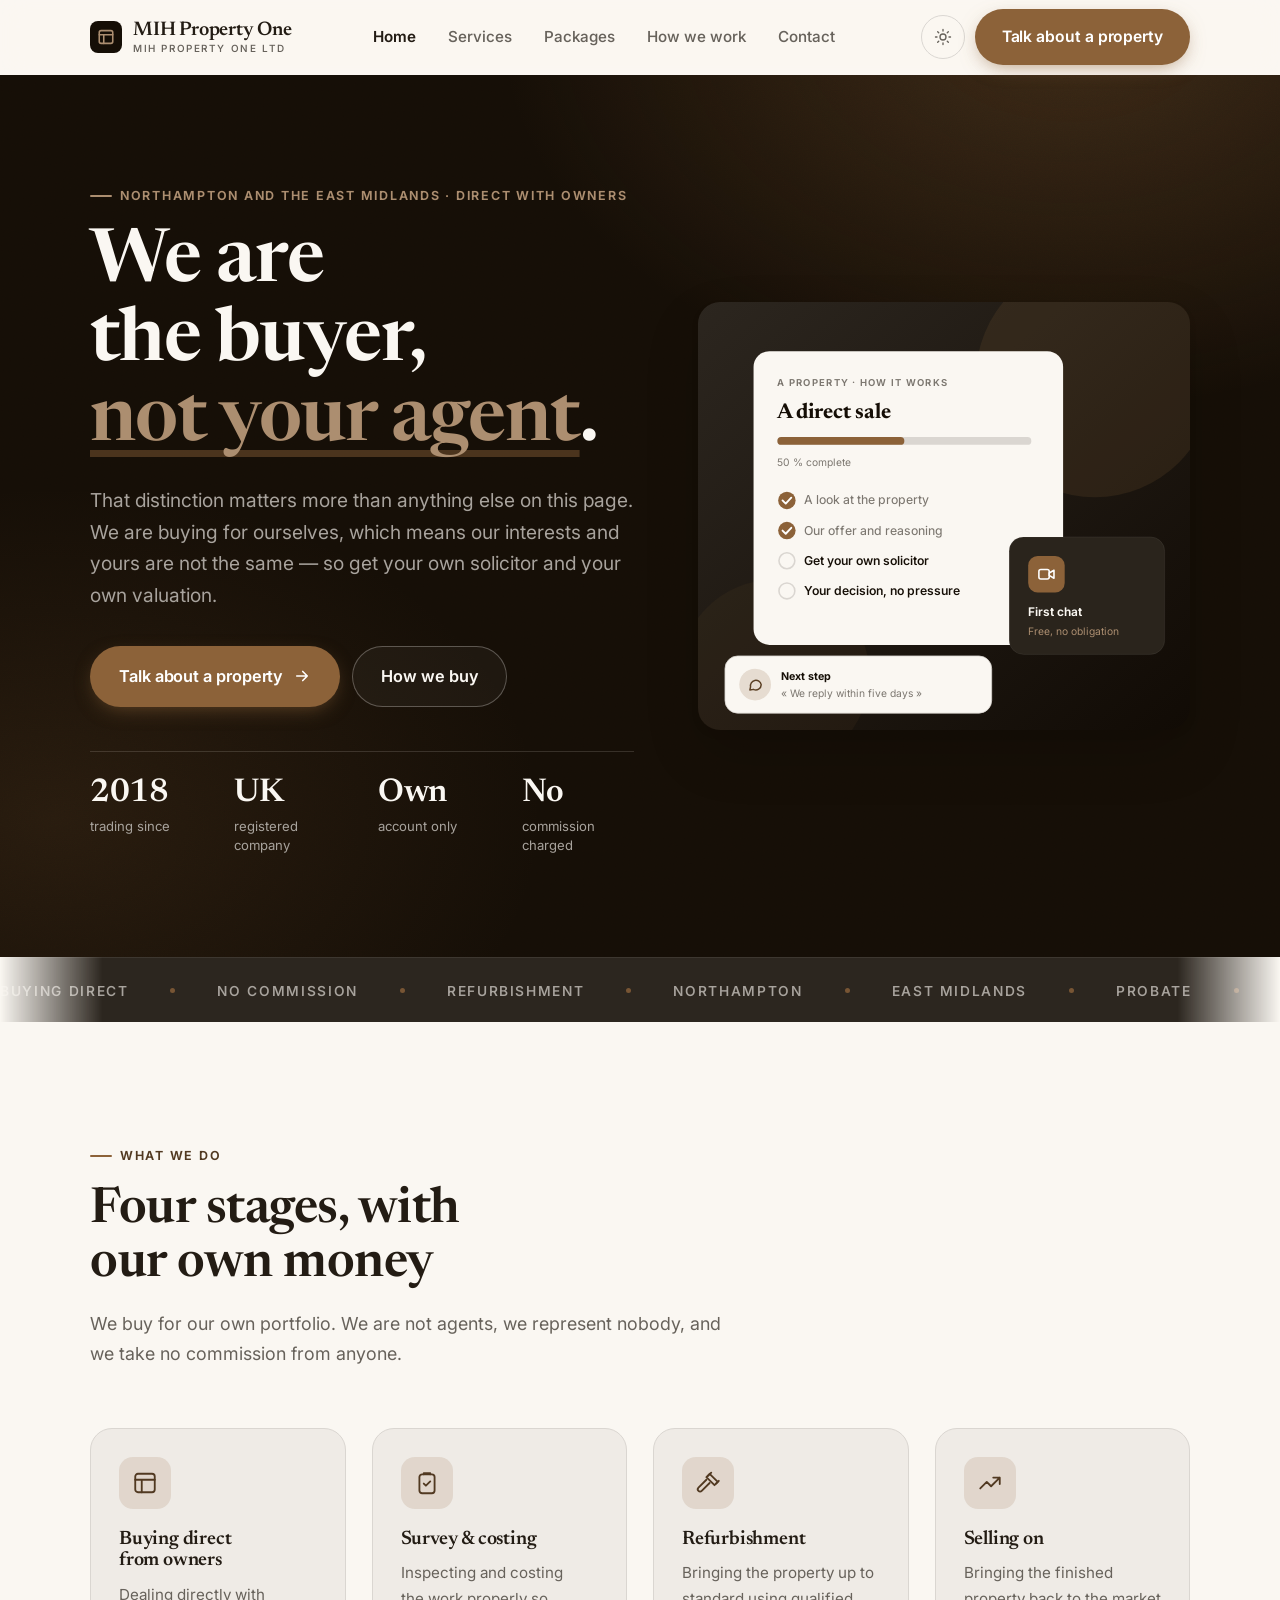
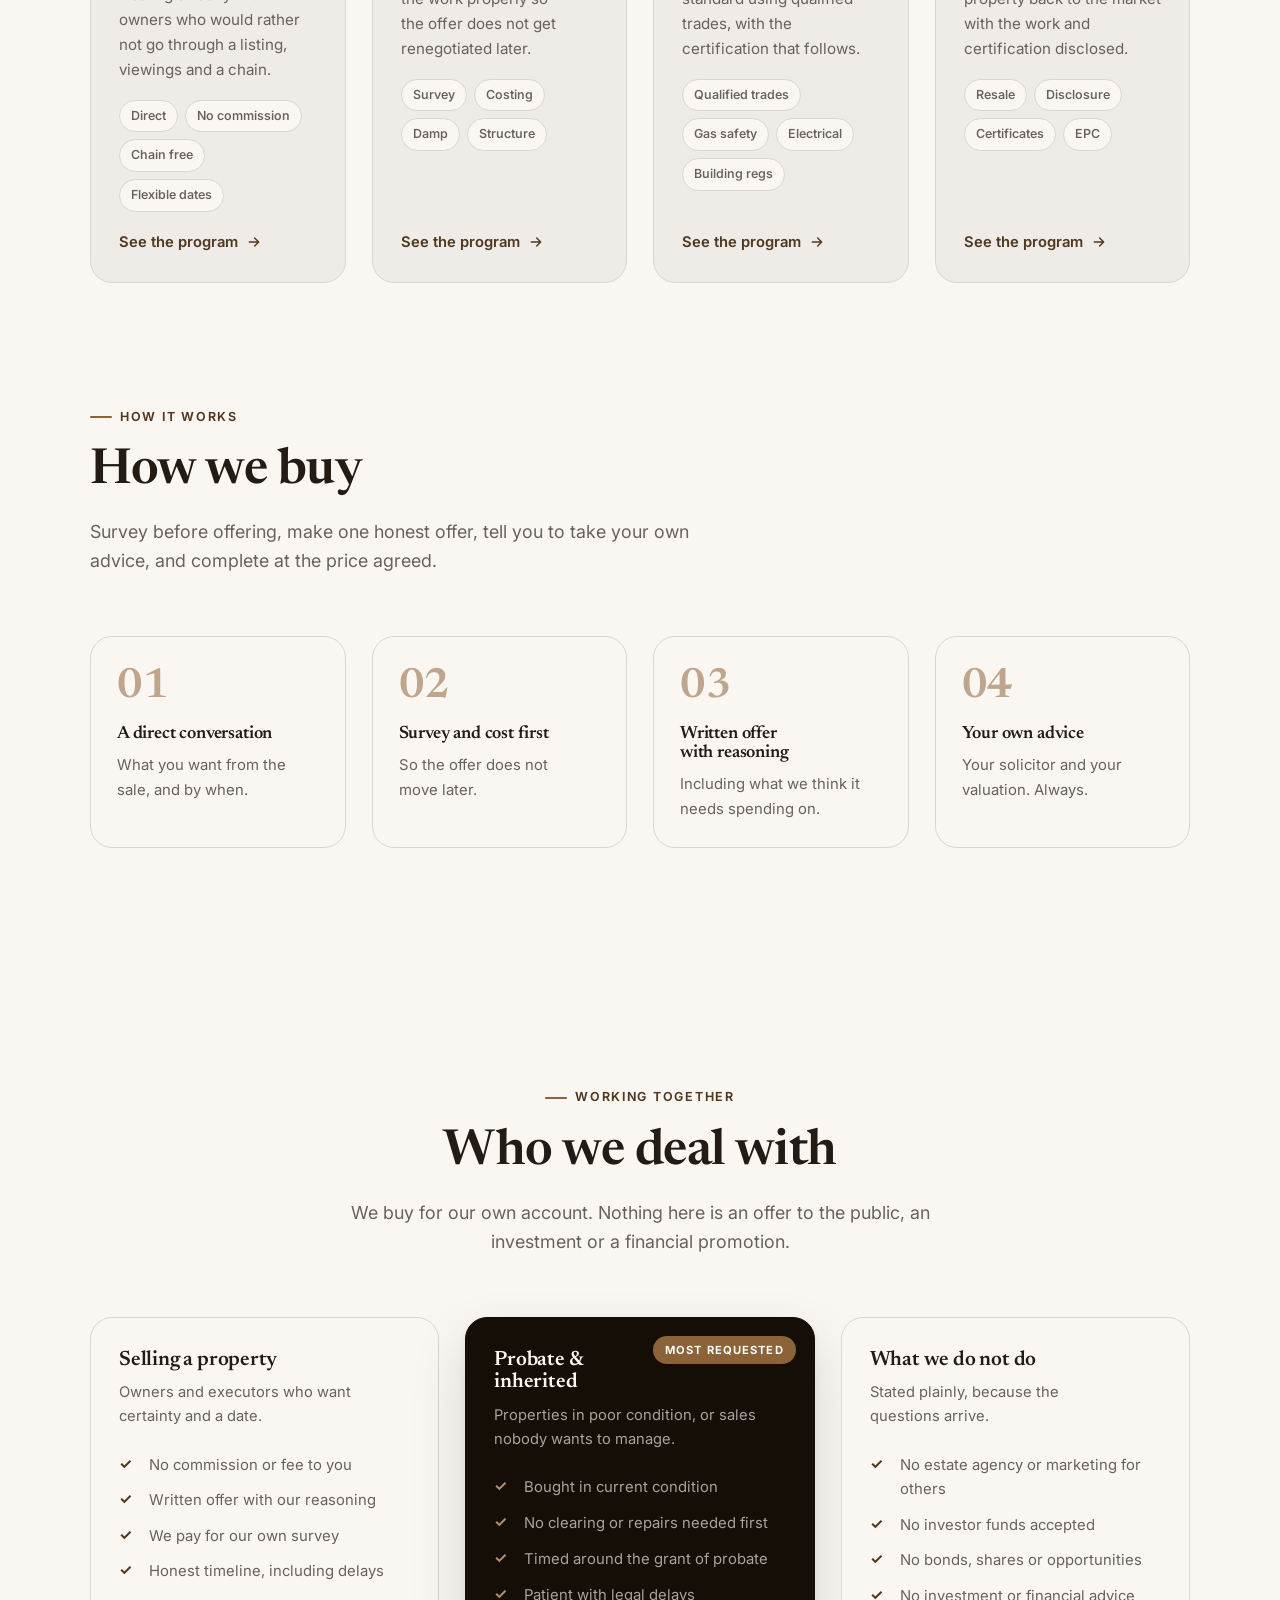
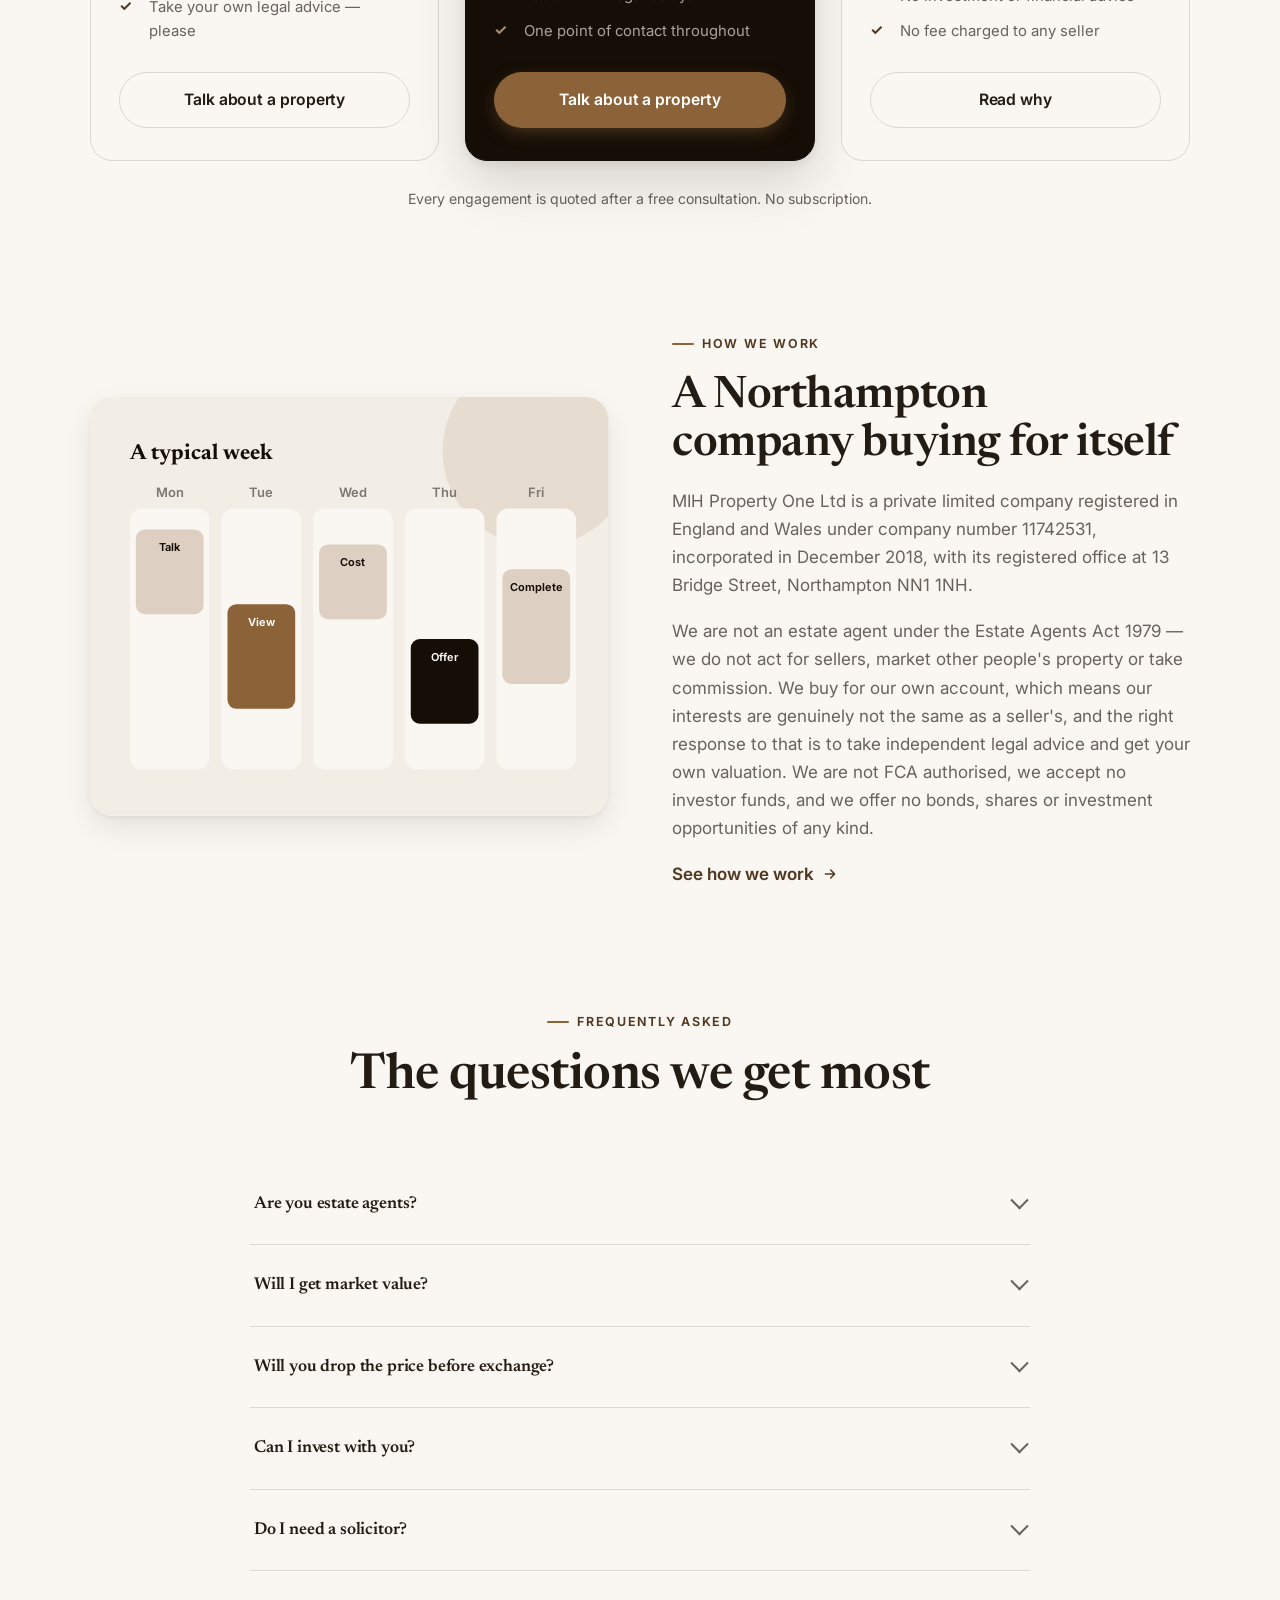
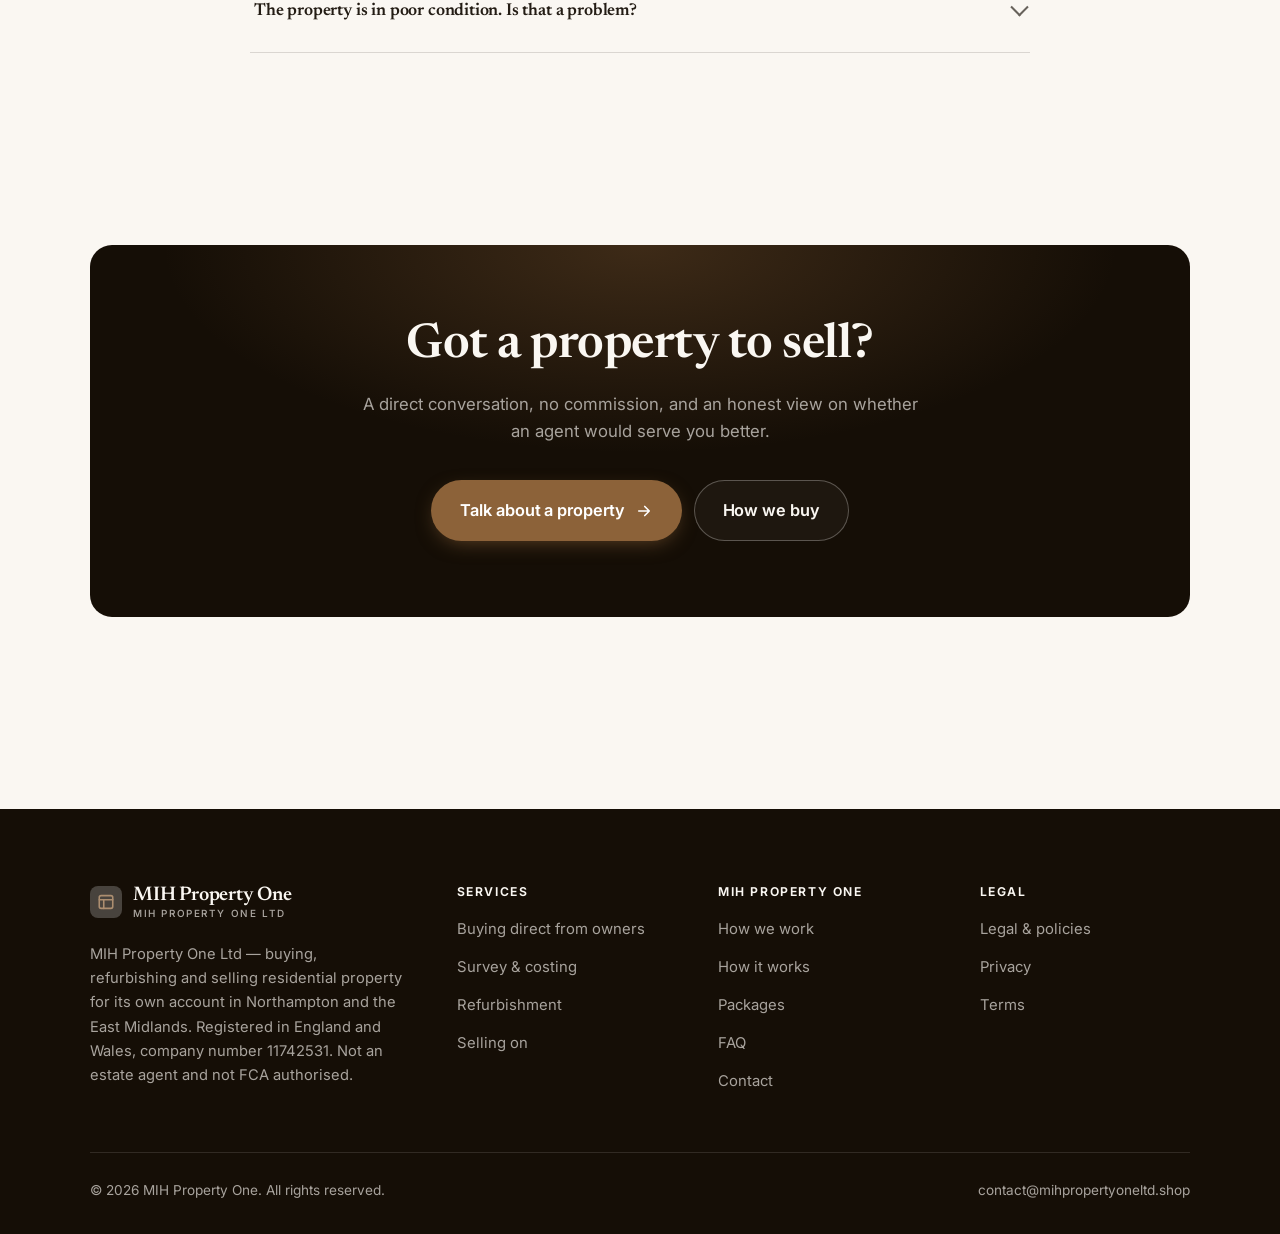
<file: index.html>
<!DOCTYPE html>
<html lang="en" class="no-js">
<head>
<meta charset="utf-8">
<meta name="viewport" content="width=device-width, initial-scale=1">
<title>MIH Property One Ltd — buying and selling property</title>
<meta name="description" content="MIH Property One Ltd, a Northampton company buying, refurbishing and selling residential property for its own account, dealing directly with sellers.">
<link rel="canonical" href="https://mihpropertyoneltd.shop/">

<meta property="og:type" content="website">
<meta property="og:url" content="https://mihpropertyoneltd.shop/">
<meta property="og:site_name" content="MIH Property One">
<meta property="og:locale" content="en_US">
<meta property="og:title" content="MIH Property One Ltd — buying and selling property">
<meta property="og:description" content="MIH Property One Ltd, a Northampton company buying, refurbishing and selling residential property for its own account, dealing directly with sellers.">
<meta name="theme-color" content="#150e06">

<link rel="icon" href="assets/img/favicon.svg" type="image/svg+xml">
<link rel="preconnect" href="https://fonts.googleapis.com">
<link rel="preconnect" href="https://fonts.gstatic.com" crossorigin>
<link rel="stylesheet" href="https://fonts.googleapis.com/css2?family=Newsreader:wght@400;600;700&family=Inter:wght@400..700&display=swap">
<link rel="stylesheet" href="assets/css/style.css">

<!-- Thème appliqué avant le premier rendu (évite le flash) -->
<script>
document.documentElement.classList.remove('no-js');
(function(){try{var t=localStorage.getItem('site-theme');if(t){document.documentElement.setAttribute('data-theme',t);}}catch(e){}})();
</script>
<script type="application/ld+json">
{
  "@context": "https://schema.org",
  "@type": "Organization",
  "name": "MIH Property One",
  "url": "https://mihpropertyoneltd.shop/",
  "email": "contact@mihpropertyoneltd.shop",
  "description": "MIH Property One Ltd, a Northampton company buying, refurbishing and selling residential property for its own account, dealing directly with sellers.",
  "areaServed": "US",
  "knowsLanguage": "en"
}
</script>
</head>

<body>
<a class="skip-link" href="#main">Skip to main content</a>

<header class="site-header">
  <nav class="wrap nav" aria-label="Main navigation">
    <a class="brand" href="index.html">
      <svg class="brand__mark" viewBox="0 0 64 64" aria-hidden="true">
        <rect class="bm-bg" width="64" height="64" rx="16"/>
        <g class="bm-ic" transform="translate(14 14) scale(1.5)" fill="none" stroke-width="2.1" stroke-linecap="round" stroke-linejoin="round"><rect x="3" y="3.5" width="18" height="17" rx="2.5"/><path d="M3 9h18M9 9v11.5"/></g>
      </svg>
      <span>MIH Property One<span class="brand__sub">MIH Property One Ltd</span></span>
    </a>

    <ul class="nav__links" id="nav-links">
      <li><a href="index.html" aria-current="page">Home</a></li>
      <li><a href="programs.html">Services</a></li>
      <li><a href="index.html#pricing">Packages</a></li>
      <li><a href="about.html">How we work</a></li>
      <li><a href="contact.html">Contact</a></li>
      <li><a class="btn btn--primary" href="contact.html">Talk about a property</a></li>
    </ul>

    <div class="nav__cta">
      <button class="theme-toggle" type="button" aria-label="Switch to dark theme">
        <svg class="icon-sun" viewBox="0 0 24 24" fill="none" stroke="currentColor" stroke-width="1.8" stroke-linecap="round" aria-hidden="true"><circle cx="12" cy="12" r="4"/><path d="M12 2v2m0 16v2M2 12h2m16 0h2M4.9 4.9l1.4 1.4m11.4 11.4 1.4 1.4M19.1 4.9l-1.4 1.4M6.3 17.7l-1.4 1.4"/></svg>
        <svg class="icon-moon" viewBox="0 0 24 24" fill="none" stroke="currentColor" stroke-width="1.8" stroke-linecap="round" stroke-linejoin="round" aria-hidden="true"><path d="M21 12.8A9 9 0 1 1 11.2 3a7 7 0 0 0 9.8 9.8z"/></svg>
      </button>
      <a class="btn btn--primary" href="contact.html">Talk about a property</a>
      <button class="nav__toggle" type="button" aria-expanded="false" aria-controls="nav-links" aria-label="Open menu">
        <svg class="icon-open" viewBox="0 0 24 24" fill="none" stroke="currentColor" stroke-width="2" stroke-linecap="round" aria-hidden="true"><path d="M3 6h18M3 12h18M3 18h18"/></svg>
        <svg class="icon-close" viewBox="0 0 24 24" fill="none" stroke="currentColor" stroke-width="2" stroke-linecap="round" aria-hidden="true"><path d="M6 6l12 12M18 6L6 18"/></svg>
      </button>
    </div>
  </nav>
</header>

<main id="main">

<section class="hero">
  <div class="wrap hero__inner">
    <div>
      <span class="eyebrow hero__eyebrow">Northampton and the East Midlands · Direct with owners</span>
      <h1>We are the buyer,<br> <em>not your agent</em>.</h1>
      <p class="hero__lede">That distinction matters more than anything else on this page. We are buying for ourselves, which means our interests and yours are not the same — so get your own solicitor and your own valuation.</p>

      <div class="hero__actions">
        <a class="btn btn--primary btn--lg" href="contact.html">Talk about a property <svg viewBox="0 0 24 24" fill="none" stroke="currentColor" stroke-width="2.2" stroke-linecap="round" stroke-linejoin="round" aria-hidden="true"><path d="M5 12h14M13 6l6 6-6 6"/></svg></a>
        <a class="btn btn--on-dark btn--lg" href="programs.html">How we buy</a>
      </div>

      <ul class="hero__proof">
        <li><span class="stat__num">2018</span><span class="stat__label">trading since</span></li>
        <li><span class="stat__num">UK</span><span class="stat__label">registered company</span></li>
        <li><span class="stat__num">Own</span><span class="stat__label">account only</span></li>
        <li><span class="stat__num">No</span><span class="stat__label">commission charged</span></li>
      </ul>
    </div>

    <div class="hero__art">
      <svg viewBox="0 0 620 540" role="img" aria-label="How selling directly to MIH Property One works, from first look to your decision.">
        <defs>
          <linearGradient id="hbg" x1="0" y1="0" x2="1" y2="1">
            <stop offset="0" stop-color="#2c261f"/><stop offset="1" stop-color="#110b05"/>
          </linearGradient>
        </defs>
        <rect width="620" height="540" rx="22" fill="url(#hbg)"/>
        <circle cx="500" cy="96" r="150" fill="#8c6239" opacity=".16"/>
        <circle cx="96" cy="470" r="120" fill="#8c6239" opacity=".08"/>

        <g style="font-family: var(--font-body)">
          <!-- Carte programme -->
          <rect x="70" y="62" width="390" height="370" rx="20" fill="#faf7f2"/>
          <text x="100" y="106" font-size="12" font-weight="650" letter-spacing="1.6" fill="#7c7770">A PROPERTY · HOW IT WORKS</text>
          <text x="100" y="146" font-size="27" font-weight="700" fill="#150e06" style="font-family: var(--font-display)">A direct sale</text>
          <rect x="100" y="170" width="320" height="10" rx="5" fill="#dad6d1"/>
          <rect x="100" y="170" width="160" height="10" rx="5" fill="#8c6239"/>
          <text x="100" y="206" font-size="13" fill="#7c7770">50 % complete</text>
          <circle cx="112" cy="250" r="11" fill="#8c6239"/><path d="M106.5 250l4 4 7-7.5" fill="none" stroke="#ffffff" stroke-width="2.4" stroke-linecap="round" stroke-linejoin="round"/><text x="134" y="255" font-size="15.5" fill="#7c7770" font-weight="450">A look at the property</text>
          <circle cx="112" cy="288" r="11" fill="#8c6239"/><path d="M106.5 288l4 4 7-7.5" fill="none" stroke="#ffffff" stroke-width="2.4" stroke-linecap="round" stroke-linejoin="round"/><text x="134" y="293" font-size="15.5" fill="#7c7770" font-weight="450">Our offer and reasoning</text>
          <circle cx="112" cy="326" r="10" fill="none" stroke="#dad6d1" stroke-width="2"/><text x="134" y="331" font-size="15.5" fill="#150e06" font-weight="560">Get your own solicitor</text>
          <circle cx="112" cy="364" r="10" fill="none" stroke="#dad6d1" stroke-width="2"/><text x="134" y="369" font-size="15.5" fill="#150e06" font-weight="560">Your decision, no pressure</text>

          <!-- Carte séance -->
          <rect x="392" y="296" width="196" height="148" rx="18" fill="#2a241c" stroke="#ffffff" stroke-opacity=".08"/>
          <rect x="416" y="320" width="46" height="46" rx="12" fill="#8c6239"/>
          <g transform="translate(427 331)" fill="none" stroke="#ffffff" color="#ffffff" stroke-width="2" stroke-linecap="round" stroke-linejoin="round"><rect x="2.5" y="6" width="13" height="12" rx="2.5"/><path d="M15.5 10.5 21.5 7v10l-6-3.5z"/></g>
          <text x="416" y="396" font-size="15" font-weight="650" fill="#faf7f2">First chat</text>
          <text x="416" y="420" font-size="13" fill="#ac8e70">Free, no obligation</text>

          <!-- Retour du coach -->
          <rect x="34" y="446" width="336" height="72" rx="16" fill="#faf7f2" stroke="#dad6d1"/>
          <circle cx="72" cy="482" r="20" fill="#e6dcd1"/>
          <g transform="translate(62 472) scale(.84)" fill="none" stroke="#5b4025" stroke-width="2.2" stroke-linecap="round" stroke-linejoin="round"><path d="M21 12a8 8 0 0 1-11.6 7.1L4 20l1-4.6A8 8 0 1 1 21 12z"/></g>
          <text x="104" y="476" font-size="13.5" font-weight="700" fill="#150e06">Next step</text>
          <text x="104" y="498" font-size="13" fill="#7c7770">« We reply within five days »</text>
        </g>
      </svg>
    </div>
  </div>
</section>

<div class="marquee" aria-hidden="true">
  <div class="marquee__track"><span>Buying direct</span><span>No commission</span><span>Refurbishment</span><span>Northampton</span><span>East Midlands</span><span>Probate</span><span>Tenanted</span><span>Chain free</span><span>Own account</span><span>Not an agent</span><span>Buying direct</span><span>No commission</span><span>Refurbishment</span><span>Northampton</span><span>East Midlands</span><span>Probate</span><span>Tenanted</span><span>Chain free</span><span>Own account</span><span>Not an agent</span></div>
</div>

<section class="section wrap" id="programs">
  <div class="section-head reveal">
    <span class="eyebrow">What we do</span>
    <h2>Four stages, with our own money</h2>
    <p>We buy for our own portfolio. We are not agents, we represent nobody, and we take no commission from anyone.</p>
  </div>
  <div class="grid grid--4 reveal-group">
    <a class="card" href="programs.html#buying">
      <div class="card__icon"><svg viewBox="0 0 24 24" fill="none" stroke="currentColor" stroke-width="1.7" stroke-linecap="round" stroke-linejoin="round" aria-hidden="true"><rect x="3" y="3.5" width="18" height="17" rx="2.5"/><path d="M3 9h18M9 9v11.5"/></svg></div>
      <h3>Buying direct from owners</h3>
      <p>Dealing directly with owners who would rather not go through a listing, viewings and a chain.</p>
      <ul class="tags"><li>Direct</li><li>No commission</li><li>Chain free</li><li>Flexible dates</li></ul>
      <span class="arrow-link">See the program <svg viewBox="0 0 24 24" fill="none" stroke="currentColor" stroke-width="2.2" stroke-linecap="round" stroke-linejoin="round" aria-hidden="true"><path d="M5 12h14M13 6l6 6-6 6"/></svg></span>
    </a>
    <a class="card" href="programs.html#survey">
      <div class="card__icon"><svg viewBox="0 0 24 24" fill="none" stroke="currentColor" stroke-width="1.7" stroke-linecap="round" stroke-linejoin="round" aria-hidden="true"><rect x="5" y="4" width="14" height="17.5" rx="2.5"/><path d="M9 4V3h6v1M9 12.5l2 2 4-4"/></svg></div>
      <h3>Survey &amp; costing</h3>
      <p>Inspecting and costing the work properly so the offer does not get renegotiated later.</p>
      <ul class="tags"><li>Survey</li><li>Costing</li><li>Damp</li><li>Structure</li></ul>
      <span class="arrow-link">See the program <svg viewBox="0 0 24 24" fill="none" stroke="currentColor" stroke-width="2.2" stroke-linecap="round" stroke-linejoin="round" aria-hidden="true"><path d="M5 12h14M13 6l6 6-6 6"/></svg></span>
    </a>
    <a class="card" href="programs.html#refurb">
      <div class="card__icon"><svg viewBox="0 0 24 24" fill="none" stroke="currentColor" stroke-width="1.7" stroke-linecap="round" stroke-linejoin="round" aria-hidden="true"><path d="M13.5 3.5 21 11l-3 3-7.5-7.5z"/><path d="M10.5 9 3.2 16.3a2.1 2.1 0 0 0 3 3L13.5 12"/><path d="M15 2.5 12 5.5M19.5 12.5 22 10"/></svg></div>
      <h3>Refurbishment</h3>
      <p>Bringing the property up to standard using qualified trades, with the certification that follows.</p>
      <ul class="tags"><li>Qualified trades</li><li>Gas safety</li><li>Electrical</li><li>Building regs</li></ul>
      <span class="arrow-link">See the program <svg viewBox="0 0 24 24" fill="none" stroke="currentColor" stroke-width="2.2" stroke-linecap="round" stroke-linejoin="round" aria-hidden="true"><path d="M5 12h14M13 6l6 6-6 6"/></svg></span>
    </a>
    <a class="card" href="programs.html#selling">
      <div class="card__icon"><svg viewBox="0 0 24 24" fill="none" stroke="currentColor" stroke-width="1.7" stroke-linecap="round" stroke-linejoin="round" aria-hidden="true"><path d="M3 17l6-6 4 4 8-8M15 7h6v6"/></svg></div>
      <h3>Selling on</h3>
      <p>Bringing the finished property back to the market with the work and certification disclosed.</p>
      <ul class="tags"><li>Resale</li><li>Disclosure</li><li>Certificates</li><li>EPC</li></ul>
      <span class="arrow-link">See the program <svg viewBox="0 0 24 24" fill="none" stroke="currentColor" stroke-width="2.2" stroke-linecap="round" stroke-linejoin="round" aria-hidden="true"><path d="M5 12h14M13 6l6 6-6 6"/></svg></span>
    </a>
  </div>
</section>

<section class="section section--flush wrap" id="how-it-works">
  <div class="section-head reveal">
    <span class="eyebrow">How it works</span>
    <h2>How we buy</h2>
    <p>Survey before offering, make one honest offer, tell you to take your own advice, and complete at the price agreed.</p>
  </div>
  <div class="grid grid--4 steps reveal-group">
    <article class="step">
      <h3>A direct conversation</h3>
      <p>What you want from the sale, and by when.</p>
    </article>
    <article class="step">
      <h3>Survey and cost first</h3>
      <p>So the offer does not move later.</p>
    </article>
    <article class="step">
      <h3>Written offer with reasoning</h3>
      <p>Including what we think it needs spending on.</p>
    </article>
    <article class="step">
      <h3>Your own advice</h3>
      <p>Your solicitor and your valuation. Always.</p>
    </article>
  </div>
</section>

<section class="section wrap" id="pricing">
  <div class="section-head section-head--center reveal">
    <span class="eyebrow">Working together</span>
    <h2>Who we deal with</h2>
    <p>We buy for our own account. Nothing here is an offer to the public, an investment or a financial promotion.</p>
  </div>
  <div class="grid grid--3 plans reveal-group">
    <article class="plan">
      
      <h3>Selling a property</h3>
      <p class="plan__desc">Owners and executors who want certainty and a date.</p>
      
      <ul class="plan__features">
        <li>No commission or fee to you</li>
        <li>Written offer with our reasoning</li>
        <li>We pay for our own survey</li>
        <li>Honest timeline, including delays</li>
        <li>Take your own legal advice — please</li>
      </ul>
      <a class="btn btn--ghost btn--block" href="contact.html">Talk about a property</a>
    </article>
    <article class="plan plan--featured">
      <span class="plan__tag">Most requested</span>
      <h3>Probate &amp; inherited</h3>
      <p class="plan__desc">Properties in poor condition, or sales nobody wants to manage.</p>
      
      <ul class="plan__features">
        <li>Bought in current condition</li>
        <li>No clearing or repairs needed first</li>
        <li>Timed around the grant of probate</li>
        <li>Patient with legal delays</li>
        <li>One point of contact throughout</li>
      </ul>
      <a class="btn btn--primary btn--block" href="contact.html">Talk about a property</a>
    </article>
    <article class="plan">
      
      <h3>What we do not do</h3>
      <p class="plan__desc">Stated plainly, because the questions arrive.</p>
      
      <ul class="plan__features">
        <li>No estate agency or marketing for others</li>
        <li>No investor funds accepted</li>
        <li>No bonds, shares or opportunities</li>
        <li>No investment or financial advice</li>
        <li>No fee charged to any seller</li>
      </ul>
      <a class="btn btn--ghost btn--block" href="contact.html">Read why</a>
    </article>
  </div>
  <p class="plans-note">Every engagement is quoted after a free consultation. No subscription.</p>
</section>

<section class="section section--flush wrap">
  <div class="split reveal">
    <div class="split__art">
      <svg viewBox="0 0 520 420" role="img" aria-label="Example of a typical week: Talk, View, Cost, Offer, Complete.">
        <rect width="520" height="420" rx="20" fill="#f2ede5"/>
        <circle cx="450" cy="54" r="96" fill="#8c6239" opacity=".12"/>
        <g style="font-family: var(--font-body)">
        <text x="40" y="62" font-size="22" font-weight="700" fill="#150e06" style="font-family: var(--font-display)">A typical week</text>
        <text x="80" y="100" text-anchor="middle" font-size="13" font-weight="600" fill="#7c7770">Mon</text>
        <rect x="40" y="112" width="80" height="262" rx="12" fill="#faf7f2"/>
        <rect x="46" y="133" width="68" height="85" rx="9" fill="#ddd0c2"/>
        <text x="80" y="155" text-anchor="middle" font-size="11" font-weight="650" fill="#150e06">Talk</text>
        <text x="172" y="100" text-anchor="middle" font-size="13" font-weight="600" fill="#7c7770">Tue</text>
        <rect x="132" y="112" width="80" height="262" rx="12" fill="#faf7f2"/>
        <rect x="138" y="208" width="68" height="105" rx="9" fill="#8c6239"/>
        <text x="172" y="230" text-anchor="middle" font-size="11" font-weight="650" fill="#ffffff">View</text>
        <text x="264" y="100" text-anchor="middle" font-size="13" font-weight="600" fill="#7c7770">Wed</text>
        <rect x="224" y="112" width="80" height="262" rx="12" fill="#faf7f2"/>
        <rect x="230" y="148" width="68" height="75" rx="9" fill="#ddd0c2"/>
        <text x="264" y="170" text-anchor="middle" font-size="11" font-weight="650" fill="#150e06">Cost</text>
        <text x="356" y="100" text-anchor="middle" font-size="13" font-weight="600" fill="#7c7770">Thu</text>
        <rect x="316" y="112" width="80" height="262" rx="12" fill="#faf7f2"/>
        <rect x="322" y="243" width="68" height="85" rx="9" fill="#150e06"/>
        <text x="356" y="265" text-anchor="middle" font-size="11" font-weight="650" fill="#faf7f2">Offer</text>
        <text x="448" y="100" text-anchor="middle" font-size="13" font-weight="600" fill="#7c7770">Fri</text>
        <rect x="408" y="112" width="80" height="262" rx="12" fill="#faf7f2"/>
        <rect x="414" y="173" width="68" height="115" rx="9" fill="#ddd0c2"/>
        <text x="448" y="195" text-anchor="middle" font-size="11" font-weight="650" fill="#150e06">Complete</text>
        </g>
      </svg>
    </div>
    <div>
      <span class="eyebrow">How we work</span>
      <h2>A Northampton company buying for itself</h2>
      <p>MIH Property One Ltd is a private limited company registered in England and Wales under company number 11742531, incorporated in December 2018, with its registered office at 13 Bridge Street, Northampton NN1 1NH.</p>
      <p>We are not an estate agent under the Estate Agents Act 1979 — we do not act for sellers, market other people's property or take commission. We buy for our own account, which means our interests are genuinely not the same as a seller's, and the right response to that is to take independent legal advice and get your own valuation. We are not FCA authorised, we accept no investor funds, and we offer no bonds, shares or investment opportunities of any kind.</p>
      <p><a class="arrow-link" href="about.html">See how we work <svg viewBox="0 0 24 24" fill="none" stroke="currentColor" stroke-width="2.2" stroke-linecap="round" stroke-linejoin="round" aria-hidden="true"><path d="M5 12h14M13 6l6 6-6 6"/></svg></a></p>
    </div>
  </div>
</section>

<section class="section section--flush wrap" id="faq">
  <div class="section-head section-head--center reveal">
    <span class="eyebrow">Frequently asked</span>
    <h2>The questions we get most</h2>
  </div>
  <div class="faq reveal">
    <details>
      <summary>Are you estate agents?</summary>
      <p>No. We are the buyer. An agent works for the seller and earns commission; we are the other side of the table, and you should treat us accordingly.</p>
    </details>
    <details>
      <summary>Will I get market value?</summary>
      <p>Usually not the full figure a long open-market sale might achieve. What you get instead is certainty, speed and no fees or viewings. Whether that trade is worth it is your decision, with your own valuation in hand.</p>
    </details>
    <details>
      <summary>Will you drop the price before exchange?</summary>
      <p>That is the practice we are trying not to be. We survey and cost before offering so the figure holds, and the only reason it would move is something genuinely undisclosed.</p>
    </details>
    <details>
      <summary>Can I invest with you?</summary>
      <p>No. We use our own capital, take no investor funds and offer no bonds or shares. Nothing on this site is an invitation to invest.</p>
    </details>
    <details>
      <summary>Do I need a solicitor?</summary>
      <p>Yes, your own, and we will keep saying so. Never use a solicitor recommended by the person buying your house.</p>
    </details>
    <details>
      <summary>The property is in poor condition. Is that a problem?</summary>
      <p>It is usually the reason people call us. We buy as it stands — no clearing, no repairs, no making it presentable first.</p>
    </details>
  </div>
</section>

<section class="wrap section--tight">
  <div class="cta-band reveal">
    <h2>Got a property to sell?</h2>
    <p>A direct conversation, no commission, and an honest view on whether an agent would serve you better.</p>
    <div class="hero__actions">
      <a class="btn btn--primary btn--lg" href="contact.html">Talk about a property <svg viewBox="0 0 24 24" fill="none" stroke="currentColor" stroke-width="2.2" stroke-linecap="round" stroke-linejoin="round" aria-hidden="true"><path d="M5 12h14M13 6l6 6-6 6"/></svg></a>
      <a class="btn btn--on-dark btn--lg" href="programs.html">How we buy</a>
    </div>
  </div>
</section>

</main>

<footer class="site-footer">
  <div class="wrap">
    <div class="footer__grid">
      <div class="footer__brand">
        <a class="brand" href="index.html">
          <svg class="brand__mark" viewBox="0 0 64 64" aria-hidden="true">
        <rect class="bm-bg" width="64" height="64" rx="16"/>
        <g class="bm-ic" transform="translate(14 14) scale(1.5)" fill="none" stroke-width="2.1" stroke-linecap="round" stroke-linejoin="round"><rect x="3" y="3.5" width="18" height="17" rx="2.5"/><path d="M3 9h18M9 9v11.5"/></g>
      </svg>
          <span>MIH Property One<span class="brand__sub">MIH Property One Ltd</span></span>
        </a>
        <p>MIH Property One Ltd — buying, refurbishing and selling residential property for its own account in Northampton and the East Midlands. Registered in England and Wales, company number 11742531. Not an estate agent and not FCA authorised.</p>
      </div>

      <div class="footer__col">
        <h4>Services</h4>
        <ul>
          <li><a href="programs.html#buying">Buying direct from owners</a></li>
          <li><a href="programs.html#survey">Survey &amp; costing</a></li>
          <li><a href="programs.html#refurb">Refurbishment</a></li>
          <li><a href="programs.html#selling">Selling on</a></li>
        </ul>
      </div>

      <div class="footer__col">
        <h4>MIH Property One</h4>
        <ul>
          <li><a href="about.html">How we work</a></li>
          <li><a href="index.html#how-it-works">How it works</a></li>
          <li><a href="index.html#pricing">Packages</a></li>
          <li><a href="index.html#faq">FAQ</a></li>
          <li><a href="contact.html">Contact</a></li>
        </ul>
      </div>

      <div class="footer__col">
        <h4>Legal</h4>
        <ul>
          <li><a href="legal.html">Legal &amp; policies</a></li>
          <li><a href="legal.html#privacy">Privacy</a></li>
          <li><a href="legal.html#terms">Terms</a></li>
        </ul>
      </div>
    </div>

    <div class="footer__bottom">
      <p>© <span data-year>2026</span> MIH Property One. All rights reserved.</p>
      <p><a href="mailto:contact@mihpropertyoneltd.shop">contact@mihpropertyoneltd.shop</a></p>
    </div>
  </div>
</footer>

<script src="assets/js/main.js" defer></script>
</body>
</html>
</file>
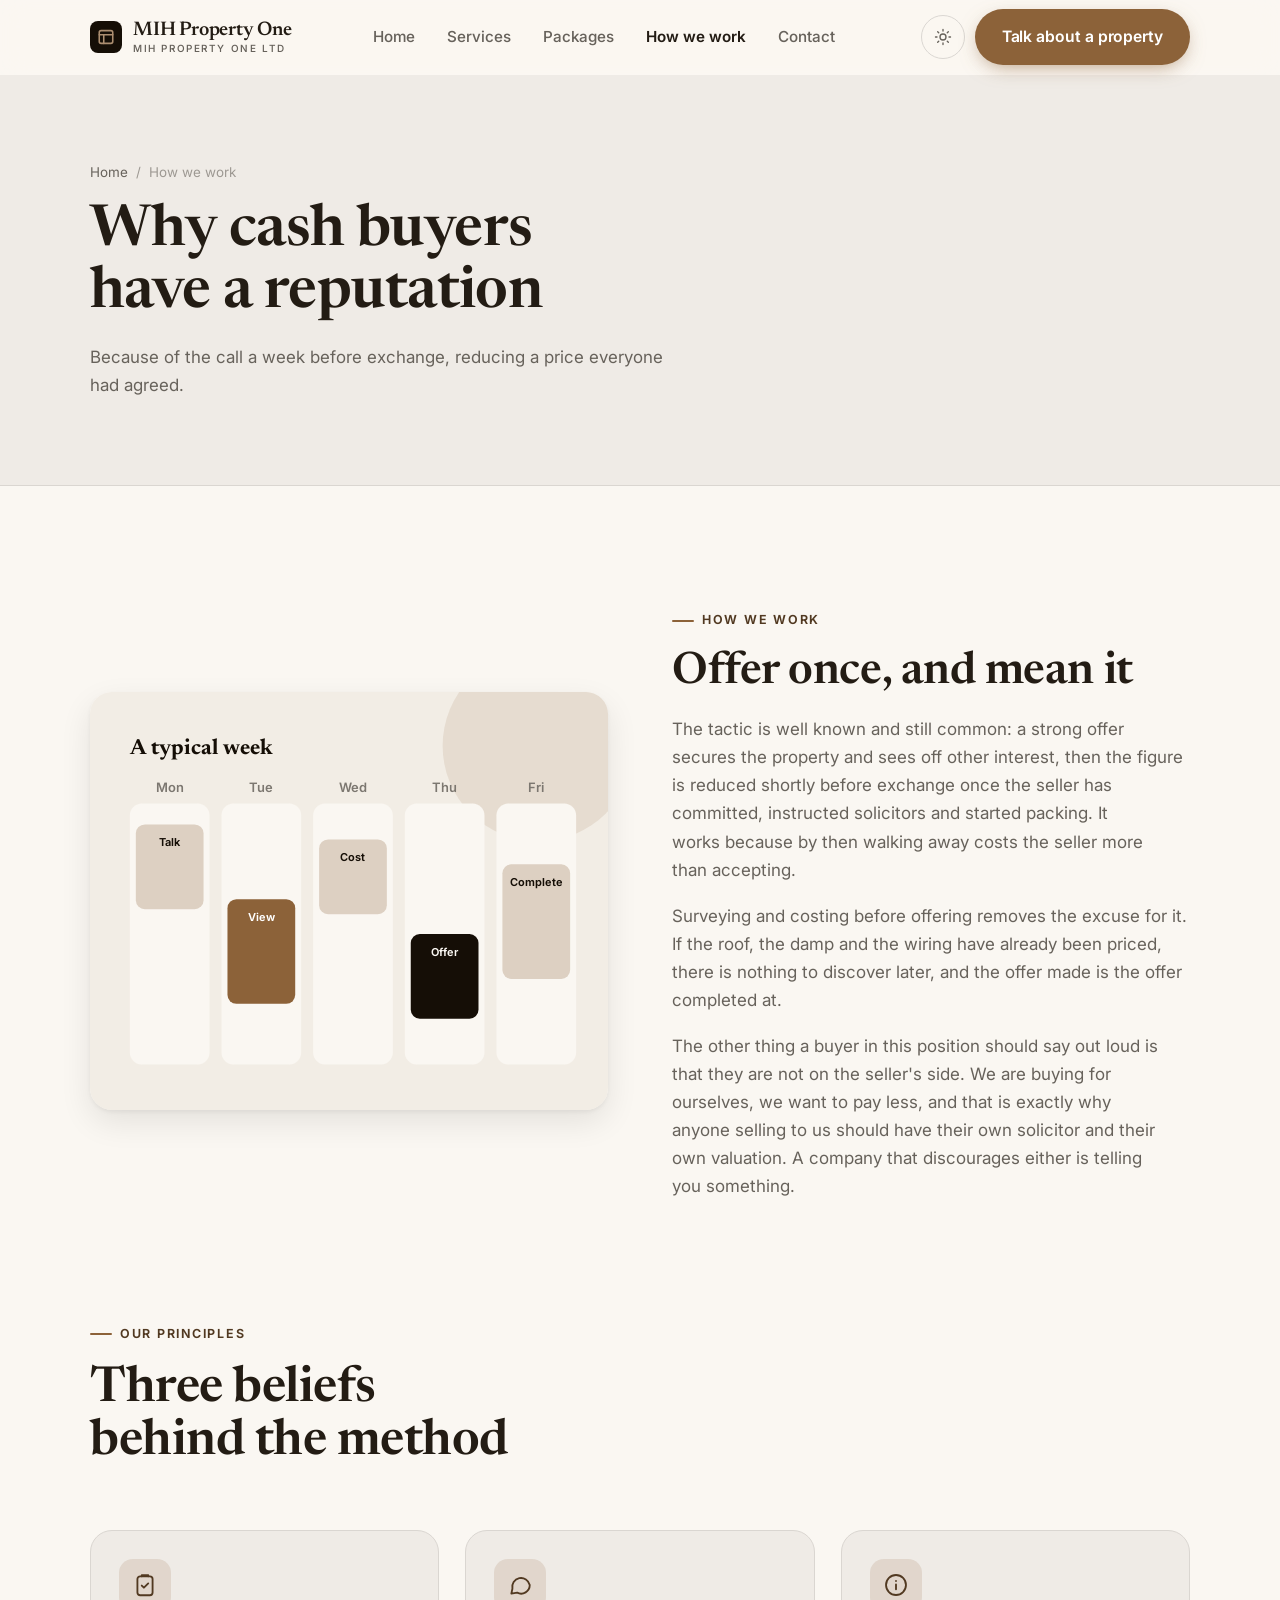
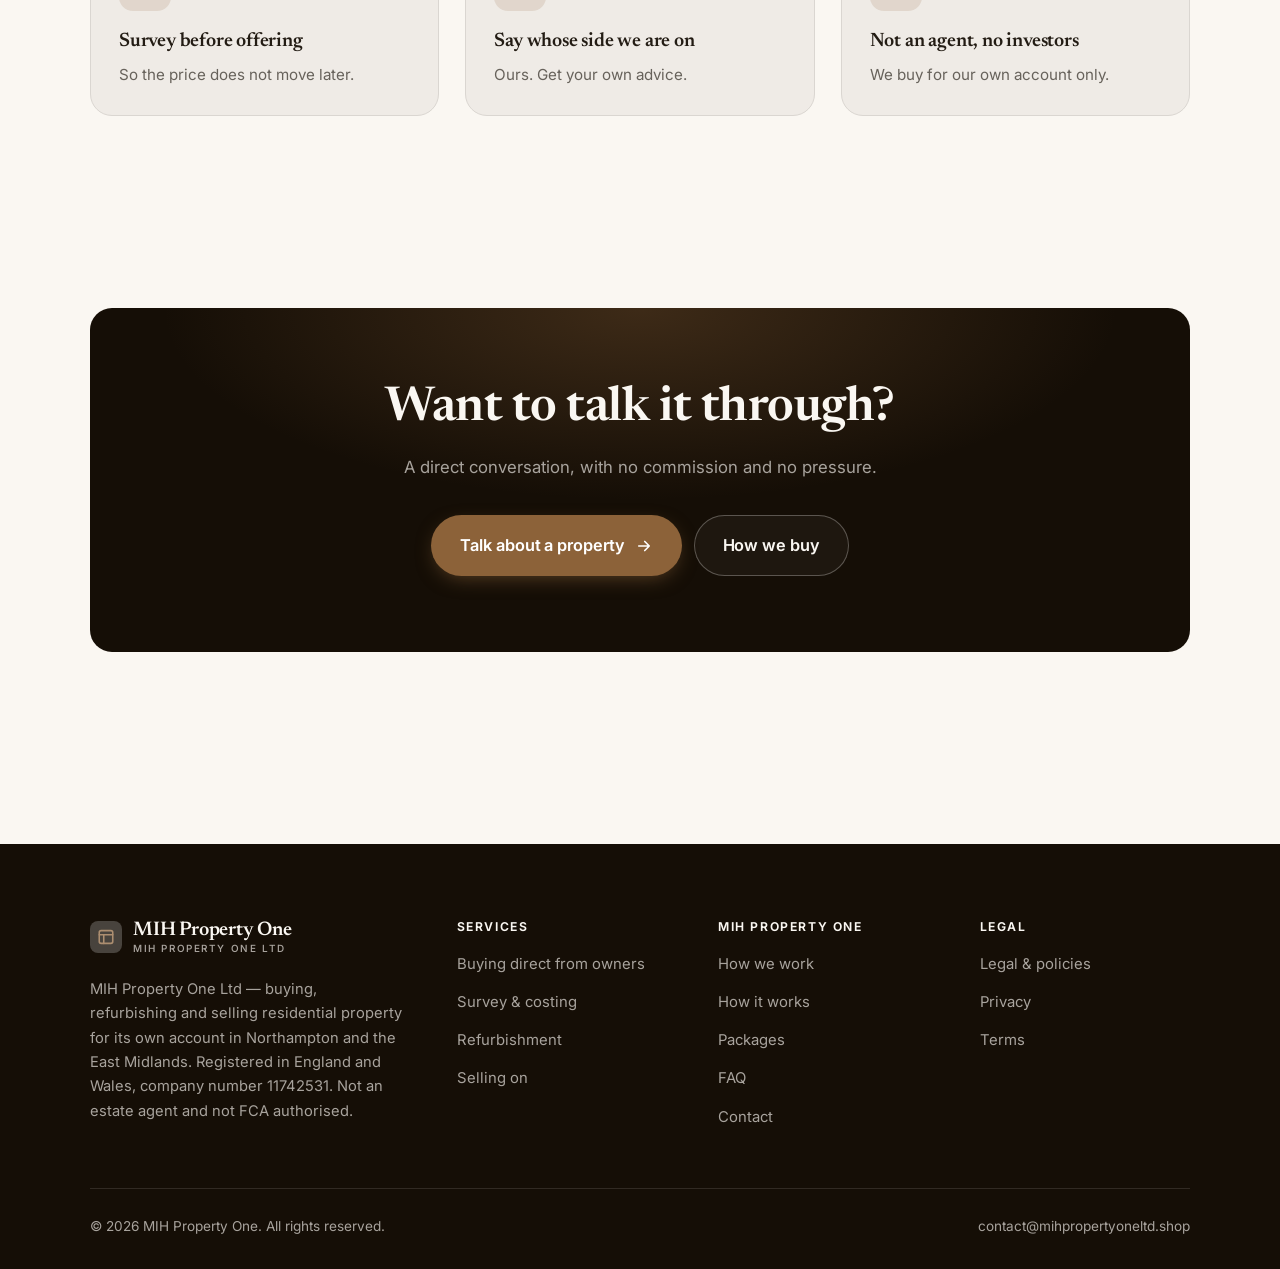
<file: about.html>
<!DOCTYPE html>
<html lang="en" class="no-js">
<head>
<meta charset="utf-8">
<meta name="viewport" content="width=device-width, initial-scale=1">
<title>How we work — MIH Property One</title>
<meta name="description" content="About MIH Property One Ltd, a Northampton property buying and refurbishment company, company number 11742531.">
<link rel="canonical" href="https://mihpropertyoneltd.shop/about.html">

<meta property="og:type" content="website">
<meta property="og:url" content="https://mihpropertyoneltd.shop/about.html">
<meta property="og:site_name" content="MIH Property One">
<meta property="og:locale" content="en_US">
<meta property="og:title" content="How we work — MIH Property One">
<meta property="og:description" content="About MIH Property One Ltd, a Northampton property buying and refurbishment company, company number 11742531.">
<meta name="theme-color" content="#150e06">

<link rel="icon" href="assets/img/favicon.svg" type="image/svg+xml">
<link rel="preconnect" href="https://fonts.googleapis.com">
<link rel="preconnect" href="https://fonts.gstatic.com" crossorigin>
<link rel="stylesheet" href="https://fonts.googleapis.com/css2?family=Newsreader:wght@400;600;700&family=Inter:wght@400..700&display=swap">
<link rel="stylesheet" href="assets/css/style.css">

<!-- Thème appliqué avant le premier rendu (évite le flash) -->
<script>
document.documentElement.classList.remove('no-js');
(function(){try{var t=localStorage.getItem('site-theme');if(t){document.documentElement.setAttribute('data-theme',t);}}catch(e){}})();
</script>
</head>

<body>
<a class="skip-link" href="#main">Skip to main content</a>

<header class="site-header">
  <nav class="wrap nav" aria-label="Main navigation">
    <a class="brand" href="index.html">
      <svg class="brand__mark" viewBox="0 0 64 64" aria-hidden="true">
        <rect class="bm-bg" width="64" height="64" rx="16"/>
        <g class="bm-ic" transform="translate(14 14) scale(1.5)" fill="none" stroke-width="2.1" stroke-linecap="round" stroke-linejoin="round"><rect x="3" y="3.5" width="18" height="17" rx="2.5"/><path d="M3 9h18M9 9v11.5"/></g>
      </svg>
      <span>MIH Property One<span class="brand__sub">MIH Property One Ltd</span></span>
    </a>

    <ul class="nav__links" id="nav-links">
      <li><a href="index.html">Home</a></li>
      <li><a href="programs.html">Services</a></li>
      <li><a href="index.html#pricing">Packages</a></li>
      <li><a href="about.html" aria-current="page">How we work</a></li>
      <li><a href="contact.html">Contact</a></li>
      <li><a class="btn btn--primary" href="contact.html">Talk about a property</a></li>
    </ul>

    <div class="nav__cta">
      <button class="theme-toggle" type="button" aria-label="Switch to dark theme">
        <svg class="icon-sun" viewBox="0 0 24 24" fill="none" stroke="currentColor" stroke-width="1.8" stroke-linecap="round" aria-hidden="true"><circle cx="12" cy="12" r="4"/><path d="M12 2v2m0 16v2M2 12h2m16 0h2M4.9 4.9l1.4 1.4m11.4 11.4 1.4 1.4M19.1 4.9l-1.4 1.4M6.3 17.7l-1.4 1.4"/></svg>
        <svg class="icon-moon" viewBox="0 0 24 24" fill="none" stroke="currentColor" stroke-width="1.8" stroke-linecap="round" stroke-linejoin="round" aria-hidden="true"><path d="M21 12.8A9 9 0 1 1 11.2 3a7 7 0 0 0 9.8 9.8z"/></svg>
      </button>
      <a class="btn btn--primary" href="contact.html">Talk about a property</a>
      <button class="nav__toggle" type="button" aria-expanded="false" aria-controls="nav-links" aria-label="Open menu">
        <svg class="icon-open" viewBox="0 0 24 24" fill="none" stroke="currentColor" stroke-width="2" stroke-linecap="round" aria-hidden="true"><path d="M3 6h18M3 12h18M3 18h18"/></svg>
        <svg class="icon-close" viewBox="0 0 24 24" fill="none" stroke="currentColor" stroke-width="2" stroke-linecap="round" aria-hidden="true"><path d="M6 6l12 12M18 6L6 18"/></svg>
      </button>
    </div>
  </nav>
</header>

<main id="main">

<section class="page-head">
  <div class="wrap">
    <nav class="breadcrumb" aria-label="Breadcrumb">
      <a href="index.html">Home</a><span>/</span><span aria-current="page">How we work</span>
    </nav>
    <h1>Why cash buyers have a reputation</h1>
    <p>Because of the call a week before exchange, reducing a price everyone had agreed.</p>
  </div>
</section>

<section class="section wrap">
  <div class="split reveal">
    <div class="split__art">
      <svg viewBox="0 0 520 420" role="img" aria-label="Example of a typical week: Talk, View, Cost, Offer, Complete.">
        <rect width="520" height="420" rx="20" fill="#f2ede5"/>
        <circle cx="450" cy="54" r="96" fill="#8c6239" opacity=".12"/>
        <g style="font-family: var(--font-body)">
        <text x="40" y="62" font-size="22" font-weight="700" fill="#150e06" style="font-family: var(--font-display)">A typical week</text>
        <text x="80" y="100" text-anchor="middle" font-size="13" font-weight="600" fill="#7c7770">Mon</text>
        <rect x="40" y="112" width="80" height="262" rx="12" fill="#faf7f2"/>
        <rect x="46" y="133" width="68" height="85" rx="9" fill="#ddd0c2"/>
        <text x="80" y="155" text-anchor="middle" font-size="11" font-weight="650" fill="#150e06">Talk</text>
        <text x="172" y="100" text-anchor="middle" font-size="13" font-weight="600" fill="#7c7770">Tue</text>
        <rect x="132" y="112" width="80" height="262" rx="12" fill="#faf7f2"/>
        <rect x="138" y="208" width="68" height="105" rx="9" fill="#8c6239"/>
        <text x="172" y="230" text-anchor="middle" font-size="11" font-weight="650" fill="#ffffff">View</text>
        <text x="264" y="100" text-anchor="middle" font-size="13" font-weight="600" fill="#7c7770">Wed</text>
        <rect x="224" y="112" width="80" height="262" rx="12" fill="#faf7f2"/>
        <rect x="230" y="148" width="68" height="75" rx="9" fill="#ddd0c2"/>
        <text x="264" y="170" text-anchor="middle" font-size="11" font-weight="650" fill="#150e06">Cost</text>
        <text x="356" y="100" text-anchor="middle" font-size="13" font-weight="600" fill="#7c7770">Thu</text>
        <rect x="316" y="112" width="80" height="262" rx="12" fill="#faf7f2"/>
        <rect x="322" y="243" width="68" height="85" rx="9" fill="#150e06"/>
        <text x="356" y="265" text-anchor="middle" font-size="11" font-weight="650" fill="#faf7f2">Offer</text>
        <text x="448" y="100" text-anchor="middle" font-size="13" font-weight="600" fill="#7c7770">Fri</text>
        <rect x="408" y="112" width="80" height="262" rx="12" fill="#faf7f2"/>
        <rect x="414" y="173" width="68" height="115" rx="9" fill="#ddd0c2"/>
        <text x="448" y="195" text-anchor="middle" font-size="11" font-weight="650" fill="#150e06">Complete</text>
        </g>
      </svg>
    </div>
    <div>
      <span class="eyebrow">How we work</span>
      <h2>Offer once, and mean it</h2>
      <p>The tactic is well known and still common: a strong offer secures the property and sees off other interest, then the figure is reduced shortly before exchange once the seller has committed, instructed solicitors and started packing. It works because by then walking away costs the seller more than accepting.</p>
      <p>Surveying and costing before offering removes the excuse for it. If the roof, the damp and the wiring have already been priced, there is nothing to discover later, and the offer made is the offer completed at.</p>
      <p>The other thing a buyer in this position should say out loud is that they are not on the seller's side. We are buying for ourselves, we want to pay less, and that is exactly why anyone selling to us should have their own solicitor and their own valuation. A company that discourages either is telling you something.</p>
      <!--
        TO DO: add a short introduction of the coach (name, real background),
        with a photo if possible. Do not invent credentials — see README.md.
      -->
    </div>
  </div>
</section>

<section class="section section--flush wrap">
  <div class="section-head reveal">
    <span class="eyebrow">Our principles</span>
    <h2>Three beliefs behind the method</h2>
  </div>
  <div class="grid grid--3 reveal-group">
    <article class="card">
      <div class="card__icon"><svg viewBox="0 0 24 24" fill="none" stroke="currentColor" stroke-width="1.7" stroke-linecap="round" stroke-linejoin="round" aria-hidden="true"><rect x="5" y="4" width="14" height="17.5" rx="2.5"/><path d="M9 4V3h6v1M9 12.5l2 2 4-4"/></svg></div>
      <h3>Survey before offering</h3>
      <p>So the price does not move later.</p>
    </article>
    <article class="card">
      <div class="card__icon"><svg viewBox="0 0 24 24" fill="none" stroke="currentColor" stroke-width="1.7" stroke-linecap="round" stroke-linejoin="round" aria-hidden="true"><path d="M21 12a8 8 0 0 1-11.6 7.1L4 20l1-4.6A8 8 0 1 1 21 12z"/></svg></div>
      <h3>Say whose side we are on</h3>
      <p>Ours. Get your own advice.</p>
    </article>
    <article class="card">
      <div class="card__icon"><svg viewBox="0 0 24 24" fill="none" stroke="currentColor" stroke-width="1.7" stroke-linecap="round" stroke-linejoin="round" aria-hidden="true"><circle cx="12" cy="12" r="9.2"/><path d="M12 16v-4.5M12 8.2v.1"/></svg></div>
      <h3>Not an agent, no investors</h3>
      <p>We buy for our own account only.</p>
    </article>
  </div>
</section>

<section class="wrap section--tight">
  <div class="cta-band reveal">
    <h2>Want to talk it through?</h2>
    <p>A direct conversation, with no commission and no pressure.</p>
    <div class="hero__actions">
      <a class="btn btn--primary btn--lg" href="contact.html">Talk about a property <svg viewBox="0 0 24 24" fill="none" stroke="currentColor" stroke-width="2.2" stroke-linecap="round" stroke-linejoin="round" aria-hidden="true"><path d="M5 12h14M13 6l6 6-6 6"/></svg></a>
      <a class="btn btn--on-dark btn--lg" href="programs.html">How we buy</a>
    </div>
  </div>
</section>

</main>

<footer class="site-footer">
  <div class="wrap">
    <div class="footer__grid">
      <div class="footer__brand">
        <a class="brand" href="index.html">
          <svg class="brand__mark" viewBox="0 0 64 64" aria-hidden="true">
        <rect class="bm-bg" width="64" height="64" rx="16"/>
        <g class="bm-ic" transform="translate(14 14) scale(1.5)" fill="none" stroke-width="2.1" stroke-linecap="round" stroke-linejoin="round"><rect x="3" y="3.5" width="18" height="17" rx="2.5"/><path d="M3 9h18M9 9v11.5"/></g>
      </svg>
          <span>MIH Property One<span class="brand__sub">MIH Property One Ltd</span></span>
        </a>
        <p>MIH Property One Ltd — buying, refurbishing and selling residential property for its own account in Northampton and the East Midlands. Registered in England and Wales, company number 11742531. Not an estate agent and not FCA authorised.</p>
      </div>

      <div class="footer__col">
        <h4>Services</h4>
        <ul>
          <li><a href="programs.html#buying">Buying direct from owners</a></li>
          <li><a href="programs.html#survey">Survey &amp; costing</a></li>
          <li><a href="programs.html#refurb">Refurbishment</a></li>
          <li><a href="programs.html#selling">Selling on</a></li>
        </ul>
      </div>

      <div class="footer__col">
        <h4>MIH Property One</h4>
        <ul>
          <li><a href="about.html">How we work</a></li>
          <li><a href="index.html#how-it-works">How it works</a></li>
          <li><a href="index.html#pricing">Packages</a></li>
          <li><a href="index.html#faq">FAQ</a></li>
          <li><a href="contact.html">Contact</a></li>
        </ul>
      </div>

      <div class="footer__col">
        <h4>Legal</h4>
        <ul>
          <li><a href="legal.html">Legal &amp; policies</a></li>
          <li><a href="legal.html#privacy">Privacy</a></li>
          <li><a href="legal.html#terms">Terms</a></li>
        </ul>
      </div>
    </div>

    <div class="footer__bottom">
      <p>© <span data-year>2026</span> MIH Property One. All rights reserved.</p>
      <p><a href="mailto:contact@mihpropertyoneltd.shop">contact@mihpropertyoneltd.shop</a></p>
    </div>
  </div>
</footer>

<script src="assets/js/main.js" defer></script>
</body>
</html>
</file>
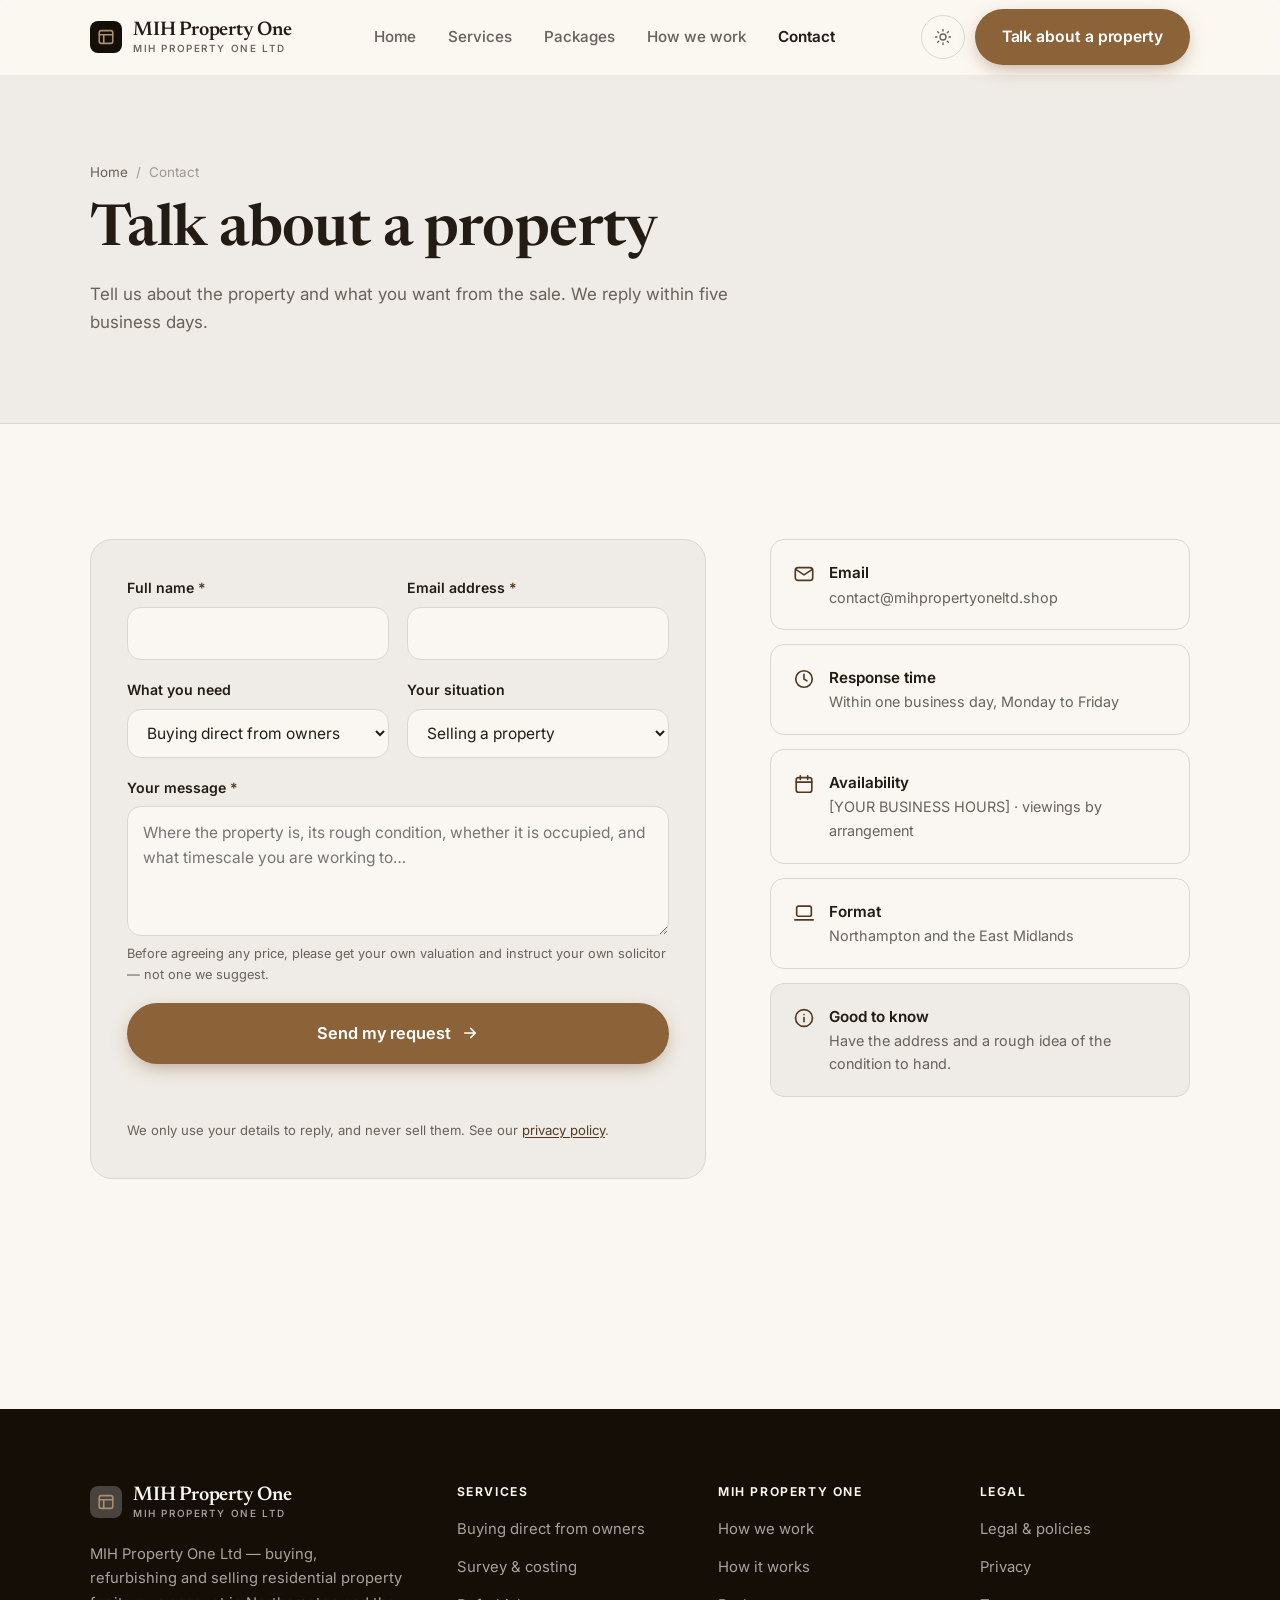
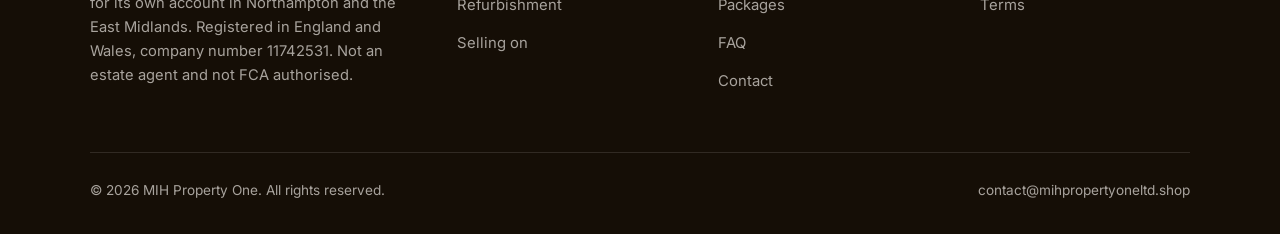
<file: contact.html>
<!DOCTYPE html>
<html lang="en" class="no-js">
<head>
<meta charset="utf-8">
<meta name="viewport" content="width=device-width, initial-scale=1">
<title>Contact — MIH Property One</title>
<meta name="description" content="Contact MIH Property One Ltd about a property. We reply within five business days.">
<link rel="canonical" href="https://mihpropertyoneltd.shop/contact.html">

<meta property="og:type" content="website">
<meta property="og:url" content="https://mihpropertyoneltd.shop/contact.html">
<meta property="og:site_name" content="MIH Property One">
<meta property="og:locale" content="en_US">
<meta property="og:title" content="Contact — MIH Property One">
<meta property="og:description" content="Contact MIH Property One Ltd about a property. We reply within five business days.">
<meta name="theme-color" content="#150e06">

<link rel="icon" href="assets/img/favicon.svg" type="image/svg+xml">
<link rel="preconnect" href="https://fonts.googleapis.com">
<link rel="preconnect" href="https://fonts.gstatic.com" crossorigin>
<link rel="stylesheet" href="https://fonts.googleapis.com/css2?family=Newsreader:wght@400;600;700&family=Inter:wght@400..700&display=swap">
<link rel="stylesheet" href="assets/css/style.css">

<!-- Thème appliqué avant le premier rendu (évite le flash) -->
<script>
document.documentElement.classList.remove('no-js');
(function(){try{var t=localStorage.getItem('site-theme');if(t){document.documentElement.setAttribute('data-theme',t);}}catch(e){}})();
</script>
</head>

<body>
<a class="skip-link" href="#main">Skip to main content</a>

<header class="site-header">
  <nav class="wrap nav" aria-label="Main navigation">
    <a class="brand" href="index.html">
      <svg class="brand__mark" viewBox="0 0 64 64" aria-hidden="true">
        <rect class="bm-bg" width="64" height="64" rx="16"/>
        <g class="bm-ic" transform="translate(14 14) scale(1.5)" fill="none" stroke-width="2.1" stroke-linecap="round" stroke-linejoin="round"><rect x="3" y="3.5" width="18" height="17" rx="2.5"/><path d="M3 9h18M9 9v11.5"/></g>
      </svg>
      <span>MIH Property One<span class="brand__sub">MIH Property One Ltd</span></span>
    </a>

    <ul class="nav__links" id="nav-links">
      <li><a href="index.html">Home</a></li>
      <li><a href="programs.html">Services</a></li>
      <li><a href="index.html#pricing">Packages</a></li>
      <li><a href="about.html">How we work</a></li>
      <li><a href="contact.html" aria-current="page">Contact</a></li>
      <li><a class="btn btn--primary" href="contact.html">Talk about a property</a></li>
    </ul>

    <div class="nav__cta">
      <button class="theme-toggle" type="button" aria-label="Switch to dark theme">
        <svg class="icon-sun" viewBox="0 0 24 24" fill="none" stroke="currentColor" stroke-width="1.8" stroke-linecap="round" aria-hidden="true"><circle cx="12" cy="12" r="4"/><path d="M12 2v2m0 16v2M2 12h2m16 0h2M4.9 4.9l1.4 1.4m11.4 11.4 1.4 1.4M19.1 4.9l-1.4 1.4M6.3 17.7l-1.4 1.4"/></svg>
        <svg class="icon-moon" viewBox="0 0 24 24" fill="none" stroke="currentColor" stroke-width="1.8" stroke-linecap="round" stroke-linejoin="round" aria-hidden="true"><path d="M21 12.8A9 9 0 1 1 11.2 3a7 7 0 0 0 9.8 9.8z"/></svg>
      </button>
      <a class="btn btn--primary" href="contact.html">Talk about a property</a>
      <button class="nav__toggle" type="button" aria-expanded="false" aria-controls="nav-links" aria-label="Open menu">
        <svg class="icon-open" viewBox="0 0 24 24" fill="none" stroke="currentColor" stroke-width="2" stroke-linecap="round" aria-hidden="true"><path d="M3 6h18M3 12h18M3 18h18"/></svg>
        <svg class="icon-close" viewBox="0 0 24 24" fill="none" stroke="currentColor" stroke-width="2" stroke-linecap="round" aria-hidden="true"><path d="M6 6l12 12M18 6L6 18"/></svg>
      </button>
    </div>
  </nav>
</header>

<main id="main">

<section class="page-head">
  <div class="wrap">
    <nav class="breadcrumb" aria-label="Breadcrumb">
      <a href="index.html">Home</a><span>/</span><span aria-current="page">Contact</span>
    </nav>
    <h1>Talk about a property</h1>
    <p>Tell us about the property and what you want from the sale. We reply within five business days.</p>
  </div>
</section>

<section class="section wrap">
  <div class="form-layout">

    <!--
      FORM: the action attribute holds a placeholder id. Create a free form at
      https://formspree.io and replace VOTRE_ID_FORMSPREE. Until then, the button
      opens the visitor's email app with a pre-filled message to contact@mihpropertyoneltd.shop.
    -->
    <form class="form" id="contact-form" action="https://formspree.io/f/VOTRE_ID_FORMSPREE" method="POST"
          data-email="contact@mihpropertyoneltd.shop" data-subject="Property enquiry"
          data-msg-mail="Your email app will open with the message ready to send." data-msg-sending="Sending…"
          data-msg-ok="Thanks! Your message is on its way. We reply within one business day." data-msg-err="Sending failed. Please email us directly at">
      <div class="form__row">
        <div class="field">
          <label for="nom">Full name <span class="req" aria-hidden="true">*</span></label>
          <input type="text" id="nom" name="nom" autocomplete="name" required>
        </div>
        <div class="field">
          <label for="email">Email address <span class="req" aria-hidden="true">*</span></label>
          <input type="email" id="email" name="email" autocomplete="email" required>
        </div>
      </div>

      <div class="form__row">
        <div class="field">
          <label for="programme">What you need</label>
          <select id="programme" name="programme">
            <option>Buying direct from owners</option>
            <option>Survey &amp; costing</option>
            <option>Refurbishment</option>
            <option>Selling on</option>
            <option>Not sure yet</option>
          </select>
        </div>
        <div class="field">
          <label for="niveau">Your situation</label>
          <select id="niveau" name="niveau">
            <option>Selling a property</option>
            <option>A probate or inherited house</option>
            <option>A sale that fell through</option>
            <option>Just exploring options</option>
          </select>
        </div>
      </div>

      <div class="field">
        <label for="message">Your message <span class="req" aria-hidden="true">*</span></label>
        <textarea id="message" name="message" required placeholder="Where the property is, its rough condition, whether it is occupied, and what timescale you are working to…"></textarea>
        <span class="field__hint">Before agreeing any price, please get your own valuation and instruct your own solicitor — not one we suggest.</span>
      </div>

      <!-- Bot trap: hidden from humans -->
      <div class="visually-hidden" aria-hidden="true">
        <label for="site-web">Leave this field empty</label>
        <input type="text" id="site-web" name="_gotcha" tabindex="-1" autocomplete="off">
      </div>

      <button class="btn btn--primary btn--lg" type="submit">Send my request <svg viewBox="0 0 24 24" fill="none" stroke="currentColor" stroke-width="2.2" stroke-linecap="round" stroke-linejoin="round" aria-hidden="true"><path d="M5 12h14M13 6l6 6-6 6"/></svg></button>

      <p id="form-status" class="form__status" role="status" aria-live="polite"></p>

      <p class="form__note">
        We only use your details to reply, and never sell them. See our <a href="legal.html#privacy">privacy policy</a>.
      </p>
    </form>

    <aside class="contact-aside">
      <div class="contact-card">
        <svg viewBox="0 0 24 24" fill="none" stroke="currentColor" stroke-width="1.8" stroke-linecap="round" stroke-linejoin="round" aria-hidden="true"><rect x="2.5" y="5" width="19" height="14" rx="3"/><path d="M3 7l9 6 9-6"/></svg>
        <div><b>Email</b><a href="mailto:contact@mihpropertyoneltd.shop">contact@mihpropertyoneltd.shop</a></div>
      </div>
      <div class="contact-card">
        <svg viewBox="0 0 24 24" fill="none" stroke="currentColor" stroke-width="1.8" stroke-linecap="round" stroke-linejoin="round" aria-hidden="true"><circle cx="12" cy="12" r="9"/><path d="M12 7v5l3.2 2"/></svg>
        <div><b>Response time</b><span>Within one business day, Monday to Friday</span></div>
      </div>
      <div class="contact-card">
        <svg viewBox="0 0 24 24" fill="none" stroke="currentColor" stroke-width="1.8" stroke-linecap="round" stroke-linejoin="round" aria-hidden="true"><rect x="3.5" y="5" width="17" height="16" rx="2.5"/><path d="M8 3v4M16 3v4M3.5 10h17"/></svg>
        <div><b>Availability</b><span>[YOUR BUSINESS HOURS] · viewings by arrangement</span></div>
      </div>
      <div class="contact-card">
        <svg viewBox="0 0 24 24" fill="none" stroke="currentColor" stroke-width="1.8" stroke-linecap="round" stroke-linejoin="round" aria-hidden="true"><rect x="4" y="4.5" width="16" height="11" rx="2"/><path d="M2 19.5h20"/></svg>
        <div><b>Format</b><span>Northampton and the East Midlands</span></div>
      </div>
      <div class="contact-card contact-card--soft">
        <svg viewBox="0 0 24 24" fill="none" stroke="currentColor" stroke-width="1.8" stroke-linecap="round" stroke-linejoin="round" aria-hidden="true"><circle cx="12" cy="12" r="9.2"/><path d="M12 16v-4.5M12 8.2v.1"/></svg>
        <div><b>Good to know</b><span>Have the address and a rough idea of the condition to hand.</span></div>
      </div>
    </aside>

  </div>
</section>

</main>

<footer class="site-footer">
  <div class="wrap">
    <div class="footer__grid">
      <div class="footer__brand">
        <a class="brand" href="index.html">
          <svg class="brand__mark" viewBox="0 0 64 64" aria-hidden="true">
        <rect class="bm-bg" width="64" height="64" rx="16"/>
        <g class="bm-ic" transform="translate(14 14) scale(1.5)" fill="none" stroke-width="2.1" stroke-linecap="round" stroke-linejoin="round"><rect x="3" y="3.5" width="18" height="17" rx="2.5"/><path d="M3 9h18M9 9v11.5"/></g>
      </svg>
          <span>MIH Property One<span class="brand__sub">MIH Property One Ltd</span></span>
        </a>
        <p>MIH Property One Ltd — buying, refurbishing and selling residential property for its own account in Northampton and the East Midlands. Registered in England and Wales, company number 11742531. Not an estate agent and not FCA authorised.</p>
      </div>

      <div class="footer__col">
        <h4>Services</h4>
        <ul>
          <li><a href="programs.html#buying">Buying direct from owners</a></li>
          <li><a href="programs.html#survey">Survey &amp; costing</a></li>
          <li><a href="programs.html#refurb">Refurbishment</a></li>
          <li><a href="programs.html#selling">Selling on</a></li>
        </ul>
      </div>

      <div class="footer__col">
        <h4>MIH Property One</h4>
        <ul>
          <li><a href="about.html">How we work</a></li>
          <li><a href="index.html#how-it-works">How it works</a></li>
          <li><a href="index.html#pricing">Packages</a></li>
          <li><a href="index.html#faq">FAQ</a></li>
          <li><a href="contact.html">Contact</a></li>
        </ul>
      </div>

      <div class="footer__col">
        <h4>Legal</h4>
        <ul>
          <li><a href="legal.html">Legal &amp; policies</a></li>
          <li><a href="legal.html#privacy">Privacy</a></li>
          <li><a href="legal.html#terms">Terms</a></li>
        </ul>
      </div>
    </div>

    <div class="footer__bottom">
      <p>© <span data-year>2026</span> MIH Property One. All rights reserved.</p>
      <p><a href="mailto:contact@mihpropertyoneltd.shop">contact@mihpropertyoneltd.shop</a></p>
    </div>
  </div>
</footer>

<script src="assets/js/main.js" defer></script>
</body>
</html>
</file>
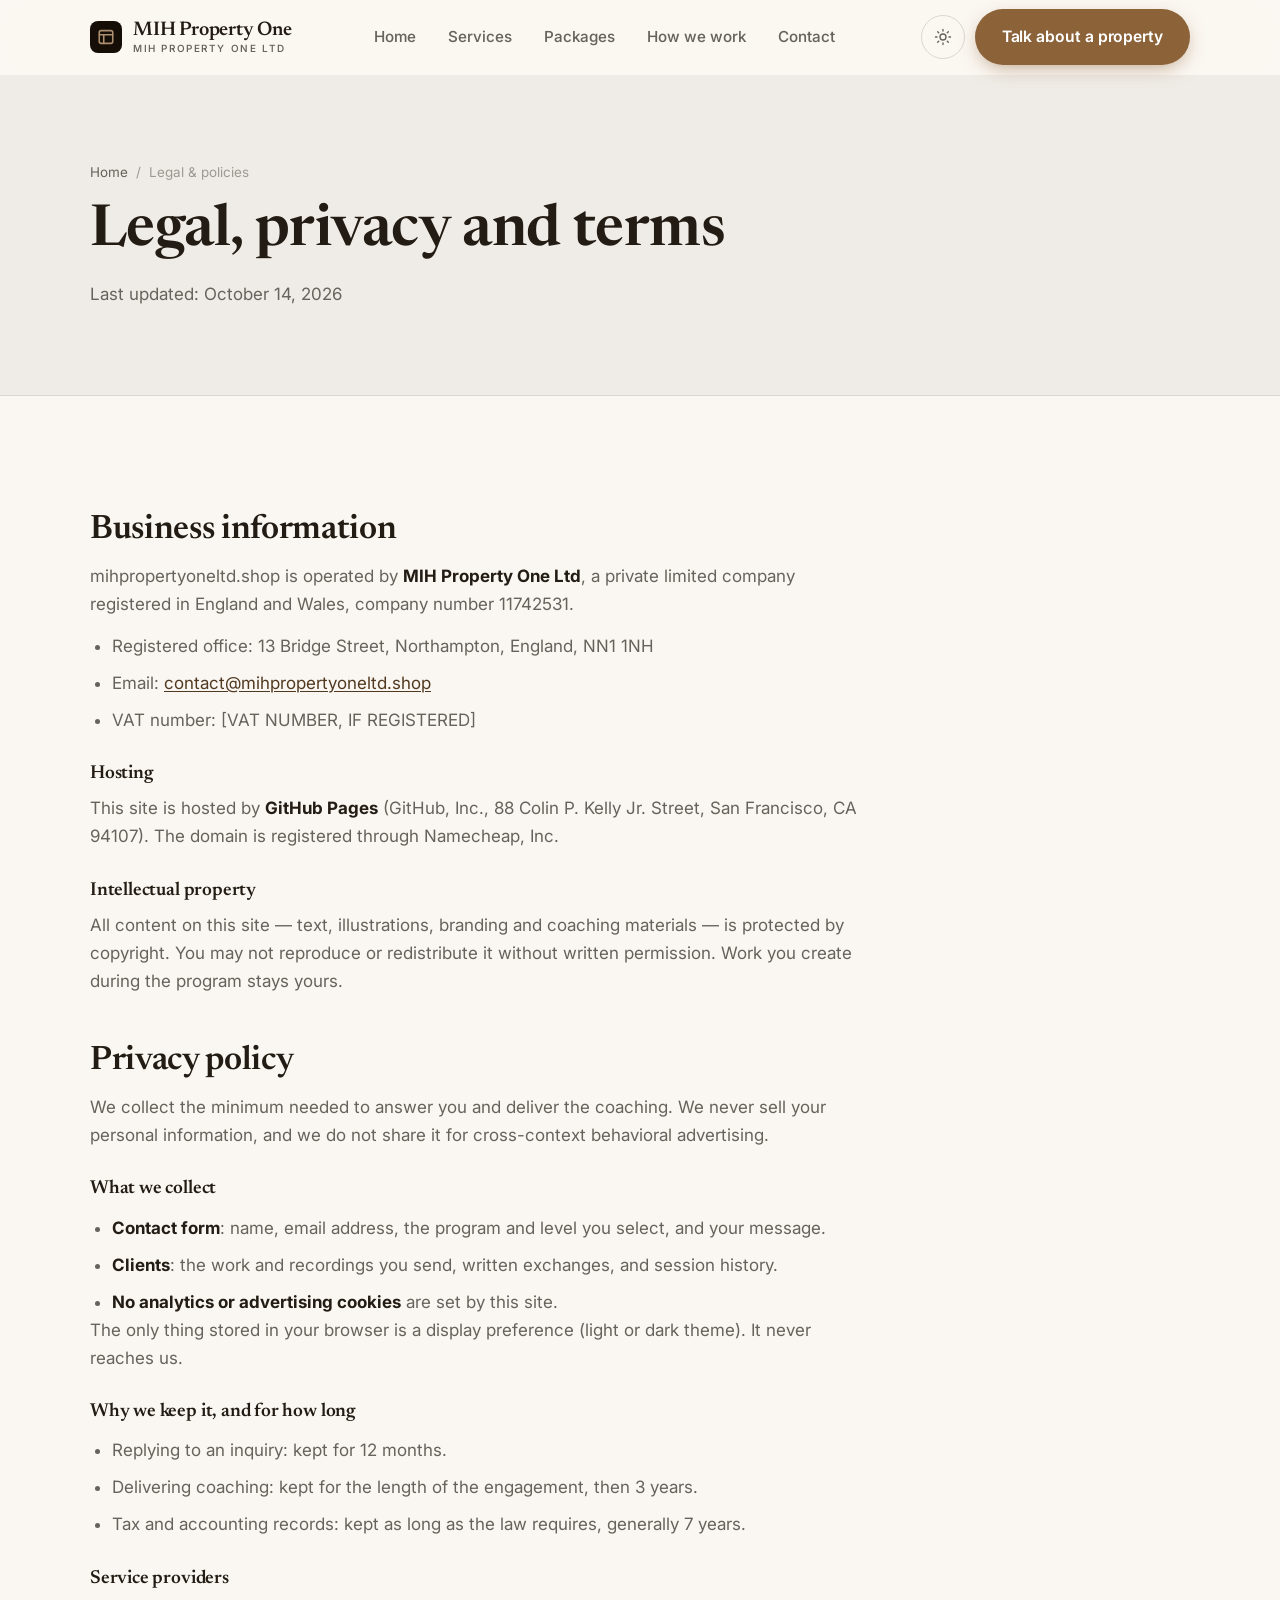
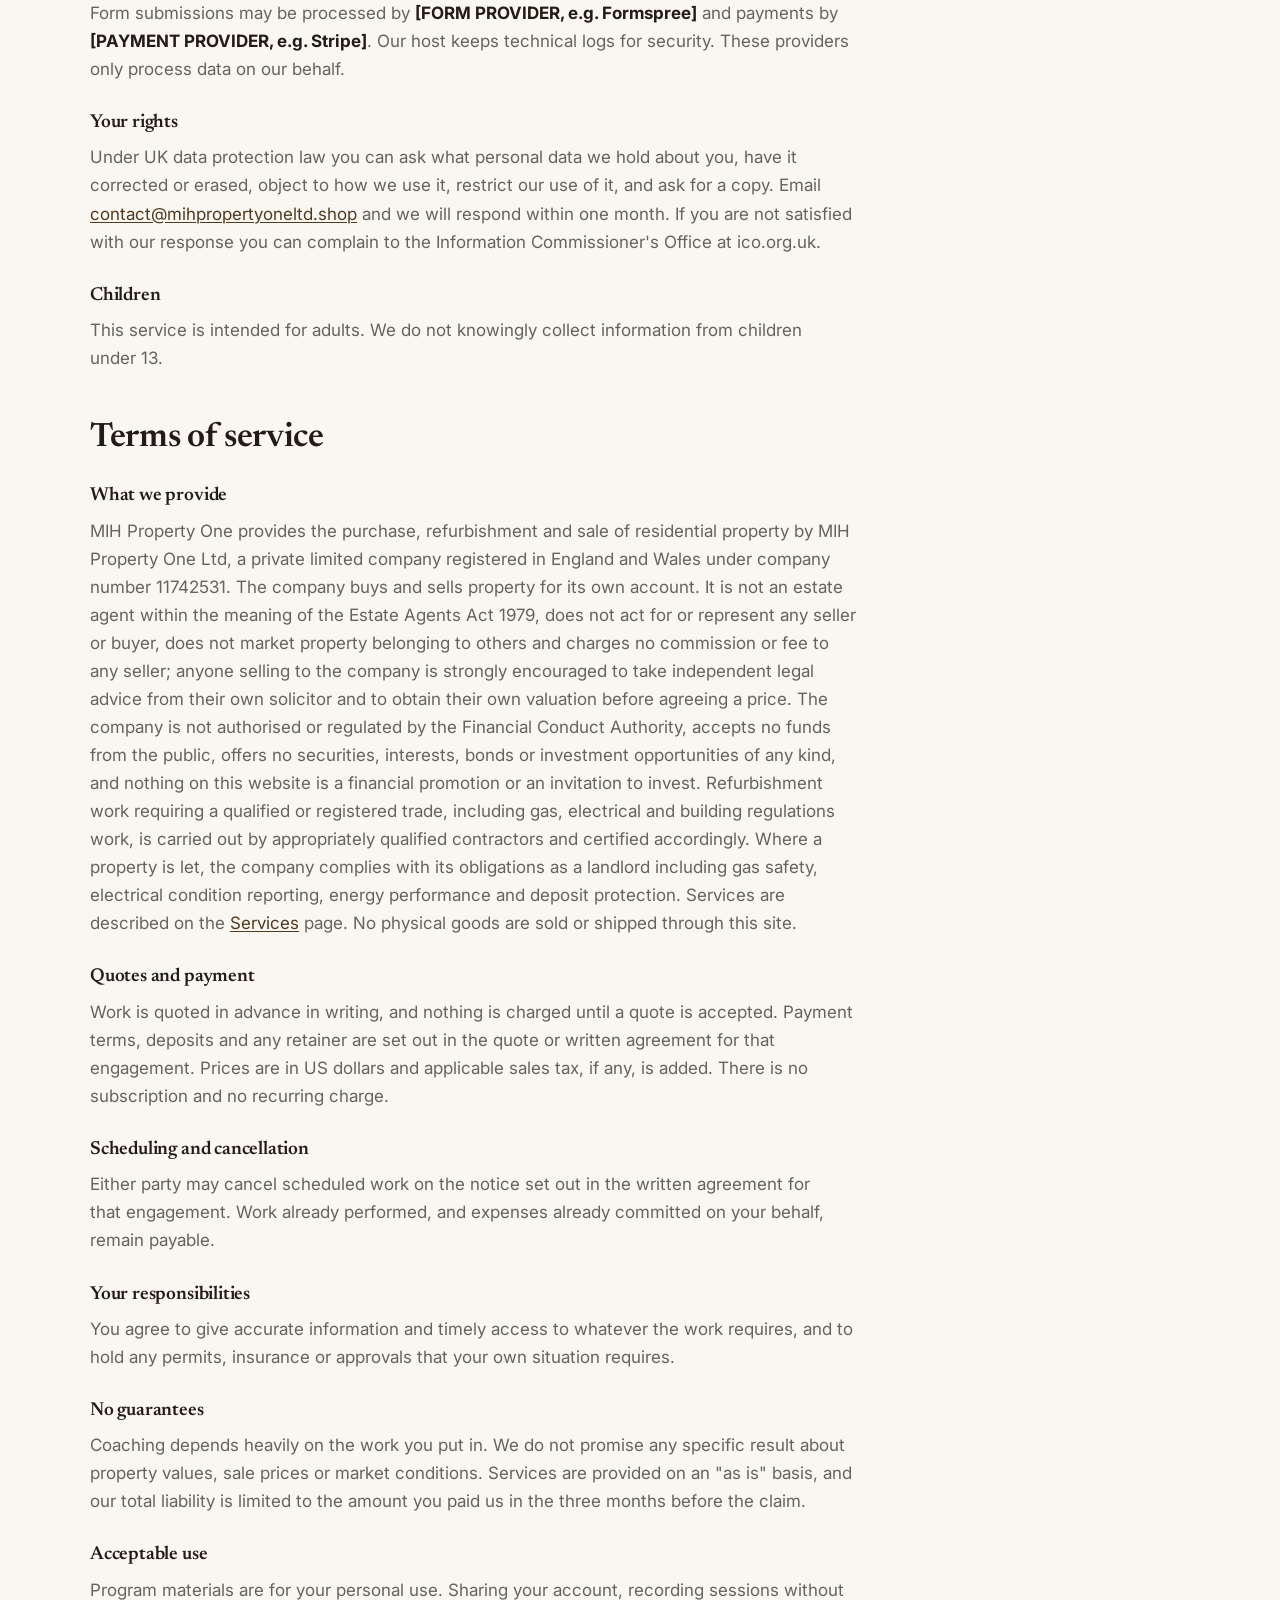
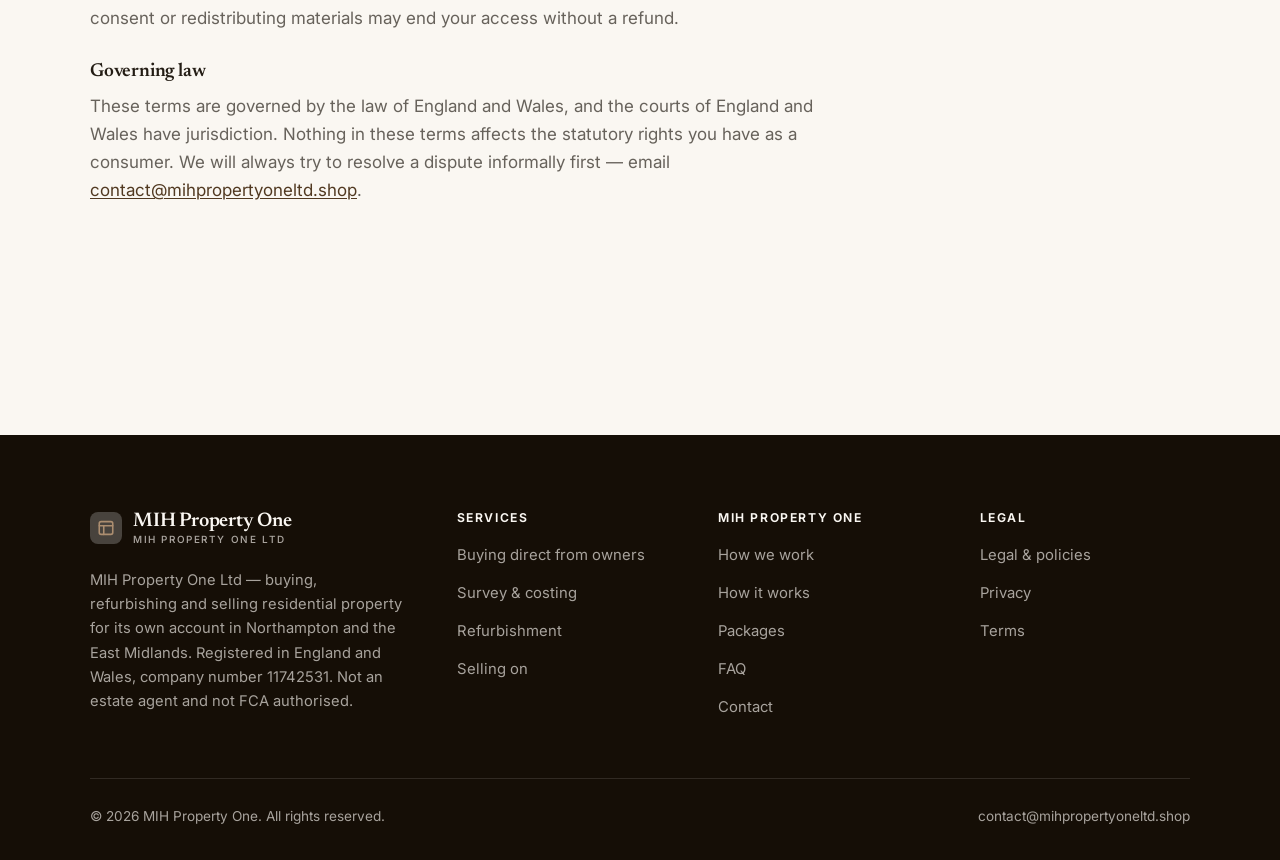
<file: legal.html>
<!DOCTYPE html>
<html lang="en" class="no-js">
<head>
<meta charset="utf-8">
<meta name="viewport" content="width=device-width, initial-scale=1">
<title>Legal, privacy and terms — MIH Property One</title>
<meta name="description" content="Business information, privacy policy and terms of service for MIH Property One.">
<meta name="robots" content="noindex">

<meta property="og:type" content="website">
<meta property="og:url" content="https://mihpropertyoneltd.shop/legal.html">
<meta property="og:site_name" content="MIH Property One">
<meta property="og:locale" content="en_US">
<meta property="og:title" content="Legal, privacy and terms — MIH Property One">
<meta property="og:description" content="Business information, privacy policy and terms of service for MIH Property One.">
<meta name="theme-color" content="#150e06">

<link rel="icon" href="assets/img/favicon.svg" type="image/svg+xml">
<link rel="preconnect" href="https://fonts.googleapis.com">
<link rel="preconnect" href="https://fonts.gstatic.com" crossorigin>
<link rel="stylesheet" href="https://fonts.googleapis.com/css2?family=Newsreader:wght@400;600;700&family=Inter:wght@400..700&display=swap">
<link rel="stylesheet" href="assets/css/style.css">

<!-- Thème appliqué avant le premier rendu (évite le flash) -->
<script>
document.documentElement.classList.remove('no-js');
(function(){try{var t=localStorage.getItem('site-theme');if(t){document.documentElement.setAttribute('data-theme',t);}}catch(e){}})();
</script>
</head>

<body>
<a class="skip-link" href="#main">Skip to main content</a>

<header class="site-header">
  <nav class="wrap nav" aria-label="Main navigation">
    <a class="brand" href="index.html">
      <svg class="brand__mark" viewBox="0 0 64 64" aria-hidden="true">
        <rect class="bm-bg" width="64" height="64" rx="16"/>
        <g class="bm-ic" transform="translate(14 14) scale(1.5)" fill="none" stroke-width="2.1" stroke-linecap="round" stroke-linejoin="round"><rect x="3" y="3.5" width="18" height="17" rx="2.5"/><path d="M3 9h18M9 9v11.5"/></g>
      </svg>
      <span>MIH Property One<span class="brand__sub">MIH Property One Ltd</span></span>
    </a>

    <ul class="nav__links" id="nav-links">
      <li><a href="index.html">Home</a></li>
      <li><a href="programs.html">Services</a></li>
      <li><a href="index.html#pricing">Packages</a></li>
      <li><a href="about.html">How we work</a></li>
      <li><a href="contact.html">Contact</a></li>
      <li><a class="btn btn--primary" href="contact.html">Talk about a property</a></li>
    </ul>

    <div class="nav__cta">
      <button class="theme-toggle" type="button" aria-label="Switch to dark theme">
        <svg class="icon-sun" viewBox="0 0 24 24" fill="none" stroke="currentColor" stroke-width="1.8" stroke-linecap="round" aria-hidden="true"><circle cx="12" cy="12" r="4"/><path d="M12 2v2m0 16v2M2 12h2m16 0h2M4.9 4.9l1.4 1.4m11.4 11.4 1.4 1.4M19.1 4.9l-1.4 1.4M6.3 17.7l-1.4 1.4"/></svg>
        <svg class="icon-moon" viewBox="0 0 24 24" fill="none" stroke="currentColor" stroke-width="1.8" stroke-linecap="round" stroke-linejoin="round" aria-hidden="true"><path d="M21 12.8A9 9 0 1 1 11.2 3a7 7 0 0 0 9.8 9.8z"/></svg>
      </button>
      <a class="btn btn--primary" href="contact.html">Talk about a property</a>
      <button class="nav__toggle" type="button" aria-expanded="false" aria-controls="nav-links" aria-label="Open menu">
        <svg class="icon-open" viewBox="0 0 24 24" fill="none" stroke="currentColor" stroke-width="2" stroke-linecap="round" aria-hidden="true"><path d="M3 6h18M3 12h18M3 18h18"/></svg>
        <svg class="icon-close" viewBox="0 0 24 24" fill="none" stroke="currentColor" stroke-width="2" stroke-linecap="round" aria-hidden="true"><path d="M6 6l12 12M18 6L6 18"/></svg>
      </button>
    </div>
  </nav>
</header>

<main id="main">

<section class="page-head">
  <div class="wrap">
    <nav class="breadcrumb" aria-label="Breadcrumb">
      <a href="index.html">Home</a><span>/</span><span aria-current="page">Legal &amp; policies</span>
    </nav>
    <h1>Legal, privacy and terms</h1>
    <p>Last updated: <time datetime="2026-10-14">October 14, 2026</time></p>
  </div>
</section>

<section class="section wrap">
  <div class="prose">

    <!--
      TO DO: this is a skeleton, not legal advice. Replace every [BRACKET] with
      your real details before selling, and have a lawyer review it if you can.
      Consumer protection rules differ by state.
    -->

    <h2 id="business">Business information</h2>
    <p>
      mihpropertyoneltd.shop is operated by <strong>MIH Property One Ltd</strong>, a private limited
      company registered in England and Wales, company number 11742531.
    </p>
    <ul>
      <li>Registered office: 13 Bridge Street, Northampton, England, NN1 1NH</li>
      <li>Email: <a href="mailto:contact@mihpropertyoneltd.shop">contact@mihpropertyoneltd.shop</a></li>
      <li>VAT number: [VAT NUMBER, IF REGISTERED]</li>
    </ul>

    <h3>Hosting</h3>
    <p>
      This site is hosted by <strong>GitHub Pages</strong> (GitHub, Inc., 88 Colin P. Kelly Jr. Street,
      San Francisco, CA 94107). The domain is registered through Namecheap, Inc.
    </p>

    <h3>Intellectual property</h3>
    <p>
      All content on this site — text, illustrations, branding and coaching materials — is protected by
      copyright. You may not reproduce or redistribute it without written permission. Work you create during
      the program stays yours.
    </p>

    <h2 id="privacy">Privacy policy</h2>
    <p>
      We collect the minimum needed to answer you and deliver the coaching. We never sell your personal
      information, and we do not share it for cross-context behavioral advertising.
    </p>
    <h3>What we collect</h3>
    <ul>
      <li><strong>Contact form</strong>: name, email address, the program and level you select, and your message.</li>
      <li><strong>Clients</strong>: the work and recordings you send, written exchanges, and session history.</li>
      <li><strong>No analytics or advertising cookies</strong> are set by this site.</li>
    </ul>
    <p>
      The only thing stored in your browser is a display preference (light or dark theme). It never reaches us.
    </p>
    <h3>Why we keep it, and for how long</h3>
    <ul>
      <li>Replying to an inquiry: kept for 12 months.</li>
      <li>Delivering coaching: kept for the length of the engagement, then 3 years.</li>
      <li>Tax and accounting records: kept as long as the law requires, generally 7 years.</li>
    </ul>
    <h3>Service providers</h3>
    <p>
      Form submissions may be processed by <strong>[FORM PROVIDER, e.g. Formspree]</strong> and payments by
      <strong>[PAYMENT PROVIDER, e.g. Stripe]</strong>. Our host keeps technical logs for security. These
      providers only process data on our behalf.
    </p>
    <h3>Your rights</h3>
    <p>
      Under UK data protection law you can ask what personal data we hold about you, have it corrected or
      erased, object to how we use it, restrict our use of it, and ask for a copy. Email
      <a href="mailto:contact@mihpropertyoneltd.shop">contact@mihpropertyoneltd.shop</a> and we will respond within one month. If you are not satisfied with
      our response you can complain to the Information Commissioner's Office at ico.org.uk.
    </p>
    <h3>Children</h3>
    <p>
      This service is intended for adults. We do not knowingly collect information from children under 13.
    </p>

    <h2 id="terms">Terms of service</h2>
    <h3>What we provide</h3>
    <p>
      MIH Property One provides the purchase, refurbishment and sale of residential property by MIH Property One Ltd, a private limited company registered in England and Wales under company number 11742531. The company buys and sells property for its own account. It is not an estate agent within the meaning of the Estate Agents Act 1979, does not act for or represent any seller or buyer, does not market property belonging to others and charges no commission or fee to any seller; anyone selling to the company is strongly encouraged to take independent legal advice from their own solicitor and to obtain their own valuation before agreeing a price. The company is not authorised or regulated by the Financial Conduct Authority, accepts no funds from the public, offers no securities, interests, bonds or investment opportunities of any kind, and nothing on this website is a financial promotion or an invitation to invest. Refurbishment work requiring a qualified or registered trade, including gas, electrical and building regulations work, is carried out by appropriately qualified contractors and certified accordingly. Where a property is let, the company complies with its obligations as a landlord including gas safety, electrical condition reporting, energy performance and deposit protection. Services are described on the
      <a href="programs.html">Services</a> page. No physical goods are sold or shipped through this site.
    </p>
    <h3>Quotes and payment</h3>
    <p>
      Work is quoted in advance in writing, and nothing is charged until a quote is accepted. Payment terms,
      deposits and any retainer are set out in the quote or written agreement for that engagement. Prices are in
      US dollars and applicable sales tax, if any, is added. There is no subscription and no recurring charge.
    </p>
    <h3>Scheduling and cancellation</h3>
    <p>
      Either party may cancel scheduled work on the notice set out in the written agreement for that engagement.
      Work already performed, and expenses already committed on your behalf, remain payable.
    </p>
    <h3>Your responsibilities</h3>
    <p>
      You agree to give accurate information and timely access to whatever the work requires, and to hold any
      permits, insurance or approvals that your own situation requires.
    </p>

    <h3>No guarantees</h3>
    <p>
      Coaching depends heavily on the work you put in. We do not promise any specific result
      about property values, sale prices or market conditions. Services are provided on an "as is" basis, and our total
      liability is limited to the amount you paid us in the three months before the claim.
    </p>
    <h3>Acceptable use</h3>
    <p>
      Program materials are for your personal use. Sharing your account, recording sessions without consent
      or redistributing materials may end your access without a refund.
    </p>
    <h3>Governing law</h3>
    <p>
      These terms are governed by the law of England and Wales, and the courts of England and Wales have
      jurisdiction. Nothing in these terms affects the statutory rights you have as a consumer. We will always
      try to resolve a dispute informally first — email <a href="mailto:contact@mihpropertyoneltd.shop">contact@mihpropertyoneltd.shop</a>.
    </p>

  </div>
</section>

</main>

<footer class="site-footer">
  <div class="wrap">
    <div class="footer__grid">
      <div class="footer__brand">
        <a class="brand" href="index.html">
          <svg class="brand__mark" viewBox="0 0 64 64" aria-hidden="true">
        <rect class="bm-bg" width="64" height="64" rx="16"/>
        <g class="bm-ic" transform="translate(14 14) scale(1.5)" fill="none" stroke-width="2.1" stroke-linecap="round" stroke-linejoin="round"><rect x="3" y="3.5" width="18" height="17" rx="2.5"/><path d="M3 9h18M9 9v11.5"/></g>
      </svg>
          <span>MIH Property One<span class="brand__sub">MIH Property One Ltd</span></span>
        </a>
        <p>MIH Property One Ltd — buying, refurbishing and selling residential property for its own account in Northampton and the East Midlands. Registered in England and Wales, company number 11742531. Not an estate agent and not FCA authorised.</p>
      </div>

      <div class="footer__col">
        <h4>Services</h4>
        <ul>
          <li><a href="programs.html#buying">Buying direct from owners</a></li>
          <li><a href="programs.html#survey">Survey &amp; costing</a></li>
          <li><a href="programs.html#refurb">Refurbishment</a></li>
          <li><a href="programs.html#selling">Selling on</a></li>
        </ul>
      </div>

      <div class="footer__col">
        <h4>MIH Property One</h4>
        <ul>
          <li><a href="about.html">How we work</a></li>
          <li><a href="index.html#how-it-works">How it works</a></li>
          <li><a href="index.html#pricing">Packages</a></li>
          <li><a href="index.html#faq">FAQ</a></li>
          <li><a href="contact.html">Contact</a></li>
        </ul>
      </div>

      <div class="footer__col">
        <h4>Legal</h4>
        <ul>
          <li><a href="legal.html">Legal &amp; policies</a></li>
          <li><a href="legal.html#privacy">Privacy</a></li>
          <li><a href="legal.html#terms">Terms</a></li>
        </ul>
      </div>
    </div>

    <div class="footer__bottom">
      <p>© <span data-year>2026</span> MIH Property One. All rights reserved.</p>
      <p><a href="mailto:contact@mihpropertyoneltd.shop">contact@mihpropertyoneltd.shop</a></p>
    </div>
  </div>
</footer>

<script src="assets/js/main.js" defer></script>
</body>
</html>
</file>
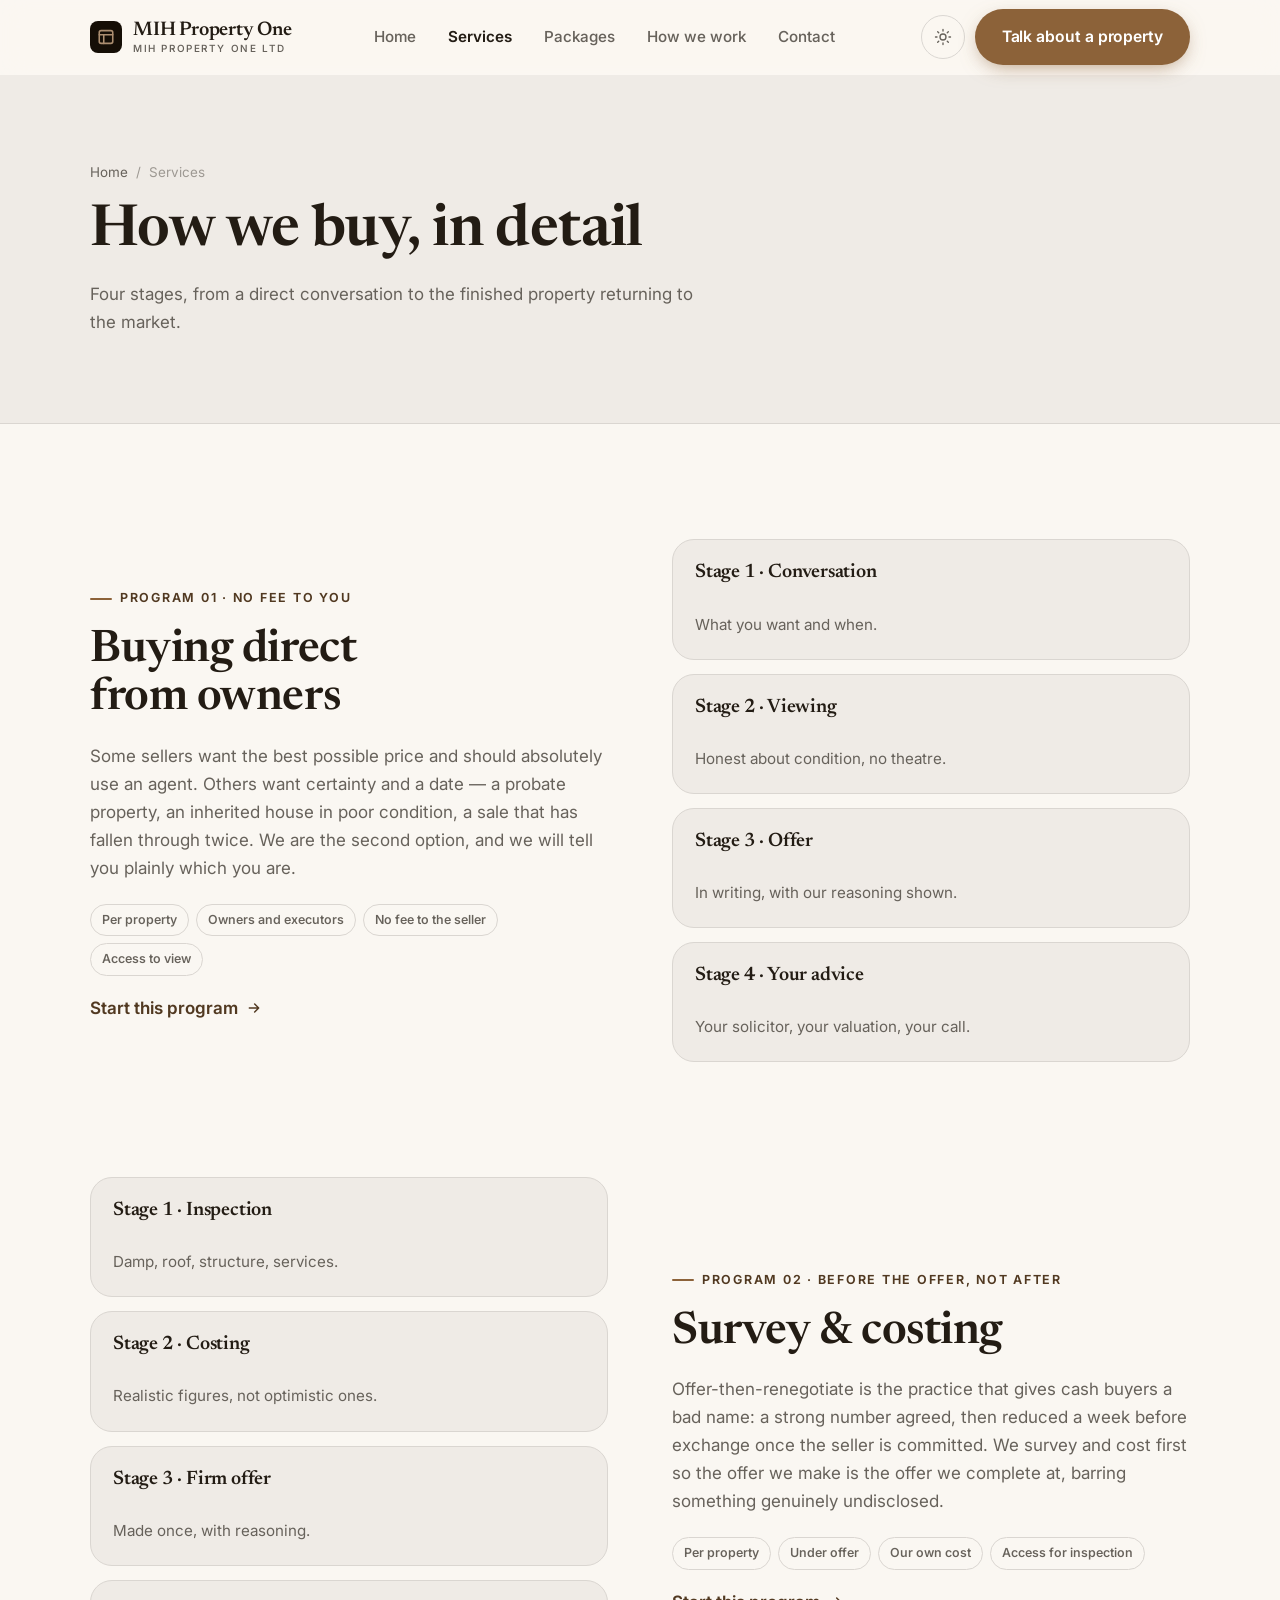
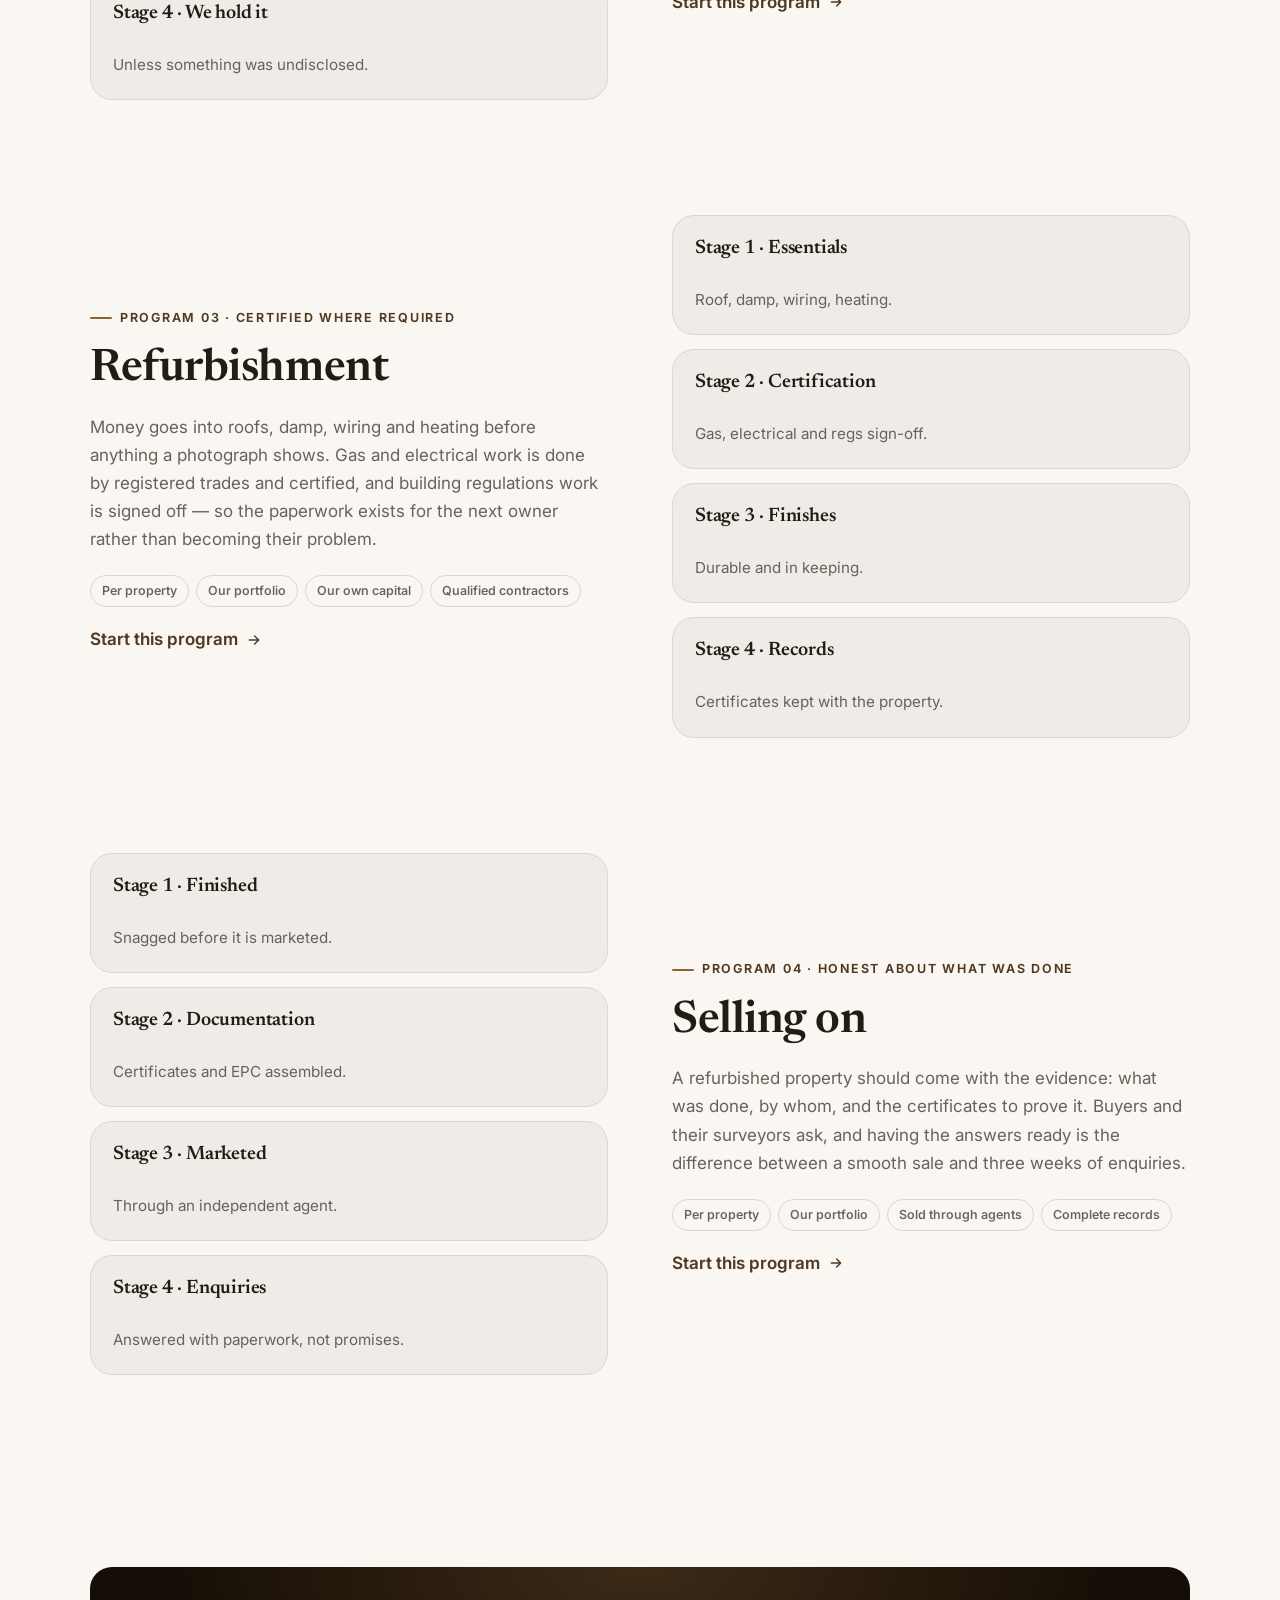
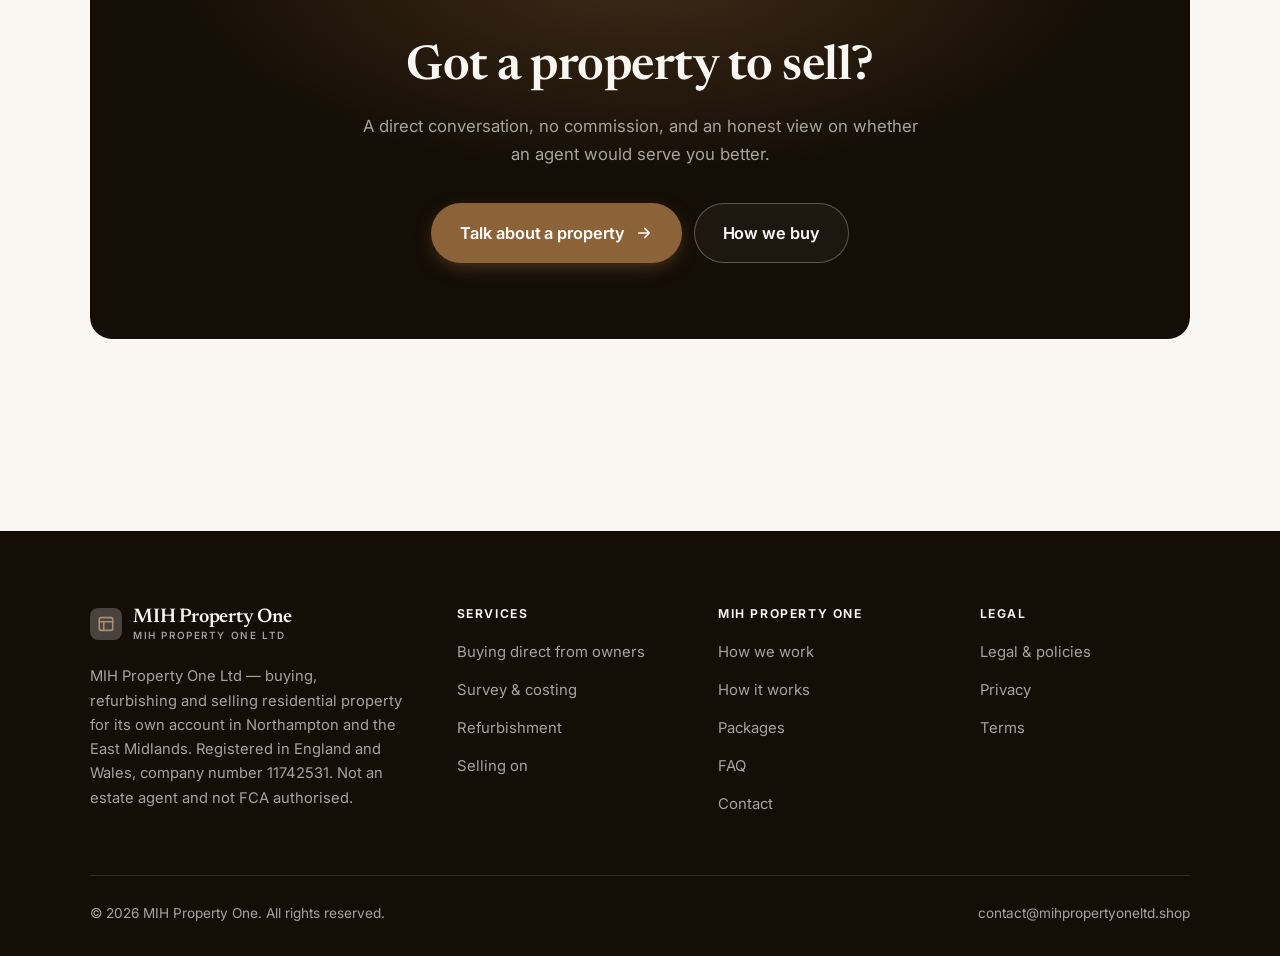
<file: programs.html>
<!DOCTYPE html>
<html lang="en" class="no-js">
<head>
<meta charset="utf-8">
<meta name="viewport" content="width=device-width, initial-scale=1">
<title>Services — MIH Property One</title>
<meta name="description" content="What MIH Property One Ltd does: buying direct from owners, survey and costing, refurbishment, and selling on.">
<link rel="canonical" href="https://mihpropertyoneltd.shop/programs.html">

<meta property="og:type" content="website">
<meta property="og:url" content="https://mihpropertyoneltd.shop/programs.html">
<meta property="og:site_name" content="MIH Property One">
<meta property="og:locale" content="en_US">
<meta property="og:title" content="Services — MIH Property One">
<meta property="og:description" content="What MIH Property One Ltd does: buying direct from owners, survey and costing, refurbishment, and selling on.">
<meta name="theme-color" content="#150e06">

<link rel="icon" href="assets/img/favicon.svg" type="image/svg+xml">
<link rel="preconnect" href="https://fonts.googleapis.com">
<link rel="preconnect" href="https://fonts.gstatic.com" crossorigin>
<link rel="stylesheet" href="https://fonts.googleapis.com/css2?family=Newsreader:wght@400;600;700&family=Inter:wght@400..700&display=swap">
<link rel="stylesheet" href="assets/css/style.css">

<!-- Thème appliqué avant le premier rendu (évite le flash) -->
<script>
document.documentElement.classList.remove('no-js');
(function(){try{var t=localStorage.getItem('site-theme');if(t){document.documentElement.setAttribute('data-theme',t);}}catch(e){}})();
</script>
</head>

<body>
<a class="skip-link" href="#main">Skip to main content</a>

<header class="site-header">
  <nav class="wrap nav" aria-label="Main navigation">
    <a class="brand" href="index.html">
      <svg class="brand__mark" viewBox="0 0 64 64" aria-hidden="true">
        <rect class="bm-bg" width="64" height="64" rx="16"/>
        <g class="bm-ic" transform="translate(14 14) scale(1.5)" fill="none" stroke-width="2.1" stroke-linecap="round" stroke-linejoin="round"><rect x="3" y="3.5" width="18" height="17" rx="2.5"/><path d="M3 9h18M9 9v11.5"/></g>
      </svg>
      <span>MIH Property One<span class="brand__sub">MIH Property One Ltd</span></span>
    </a>

    <ul class="nav__links" id="nav-links">
      <li><a href="index.html">Home</a></li>
      <li><a href="programs.html" aria-current="page">Services</a></li>
      <li><a href="index.html#pricing">Packages</a></li>
      <li><a href="about.html">How we work</a></li>
      <li><a href="contact.html">Contact</a></li>
      <li><a class="btn btn--primary" href="contact.html">Talk about a property</a></li>
    </ul>

    <div class="nav__cta">
      <button class="theme-toggle" type="button" aria-label="Switch to dark theme">
        <svg class="icon-sun" viewBox="0 0 24 24" fill="none" stroke="currentColor" stroke-width="1.8" stroke-linecap="round" aria-hidden="true"><circle cx="12" cy="12" r="4"/><path d="M12 2v2m0 16v2M2 12h2m16 0h2M4.9 4.9l1.4 1.4m11.4 11.4 1.4 1.4M19.1 4.9l-1.4 1.4M6.3 17.7l-1.4 1.4"/></svg>
        <svg class="icon-moon" viewBox="0 0 24 24" fill="none" stroke="currentColor" stroke-width="1.8" stroke-linecap="round" stroke-linejoin="round" aria-hidden="true"><path d="M21 12.8A9 9 0 1 1 11.2 3a7 7 0 0 0 9.8 9.8z"/></svg>
      </button>
      <a class="btn btn--primary" href="contact.html">Talk about a property</a>
      <button class="nav__toggle" type="button" aria-expanded="false" aria-controls="nav-links" aria-label="Open menu">
        <svg class="icon-open" viewBox="0 0 24 24" fill="none" stroke="currentColor" stroke-width="2" stroke-linecap="round" aria-hidden="true"><path d="M3 6h18M3 12h18M3 18h18"/></svg>
        <svg class="icon-close" viewBox="0 0 24 24" fill="none" stroke="currentColor" stroke-width="2" stroke-linecap="round" aria-hidden="true"><path d="M6 6l12 12M18 6L6 18"/></svg>
      </button>
    </div>
  </nav>
</header>

<main id="main">

<section class="page-head">
  <div class="wrap">
    <nav class="breadcrumb" aria-label="Breadcrumb">
      <a href="index.html">Home</a><span>/</span><span aria-current="page">Services</span>
    </nav>
    <h1>How we buy, in detail</h1>
    <p>Four stages, from a direct conversation to the finished property returning to the market.</p>
  </div>
</section>

<section class="section wrap" id="buying">
  <div class="split reveal">
    <div>
      <span class="eyebrow">Program 01 · No fee to you</span>
      <h2>Buying direct from owners</h2>
      <p>Some sellers want the best possible price and should absolutely use an agent. Others want certainty and a date — a probate property, an inherited house in poor condition, a sale that has fallen through twice. We are the second option, and we will tell you plainly which you are.</p>
      <ul class="tags"><li>Per property</li><li>Owners and executors</li><li>No fee to the seller</li><li>Access to view</li></ul>
      <p><a class="arrow-link" href="contact.html">Start this program <svg viewBox="0 0 24 24" fill="none" stroke="currentColor" stroke-width="2.2" stroke-linecap="round" stroke-linejoin="round" aria-hidden="true"><path d="M5 12h14M13 6l6 6-6 6"/></svg></a></p>
    </div>
    <div class="grid grid--2 grid--tight">
      <article class="card card--sm">
        <h3>Stage 1 · Conversation</h3>
        <p>What you want and when.</p>
      </article>
      <article class="card card--sm">
        <h3>Stage 2 · Viewing</h3>
        <p>Honest about condition, no theatre.</p>
      </article>
      <article class="card card--sm">
        <h3>Stage 3 · Offer</h3>
        <p>In writing, with our reasoning shown.</p>
      </article>
      <article class="card card--sm">
        <h3>Stage 4 · Your advice</h3>
        <p>Your solicitor, your valuation, your call.</p>
      </article>
    </div>
  </div>
</section>

<section class="section section--flush wrap" id="survey">
  <div class="split reveal">
    <div class="grid grid--2 grid--tight">
      <article class="card card--sm">
        <h3>Stage 1 · Inspection</h3>
        <p>Damp, roof, structure, services.</p>
      </article>
      <article class="card card--sm">
        <h3>Stage 2 · Costing</h3>
        <p>Realistic figures, not optimistic ones.</p>
      </article>
      <article class="card card--sm">
        <h3>Stage 3 · Firm offer</h3>
        <p>Made once, with reasoning.</p>
      </article>
      <article class="card card--sm">
        <h3>Stage 4 · We hold it</h3>
        <p>Unless something was undisclosed.</p>
      </article>
    </div>
    <div>
      <span class="eyebrow">Program 02 · Before the offer, not after</span>
      <h2>Survey &amp; costing</h2>
      <p>Offer-then-renegotiate is the practice that gives cash buyers a bad name: a strong number agreed, then reduced a week before exchange once the seller is committed. We survey and cost first so the offer we make is the offer we complete at, barring something genuinely undisclosed.</p>
      <ul class="tags"><li>Per property</li><li>Under offer</li><li>Our own cost</li><li>Access for inspection</li></ul>
      <p><a class="arrow-link" href="contact.html">Start this program <svg viewBox="0 0 24 24" fill="none" stroke="currentColor" stroke-width="2.2" stroke-linecap="round" stroke-linejoin="round" aria-hidden="true"><path d="M5 12h14M13 6l6 6-6 6"/></svg></a></p>
    </div>
  </div>
</section>

<section class="section section--flush wrap" id="refurb">
  <div class="split reveal">
    <div>
      <span class="eyebrow">Program 03 · Certified where required</span>
      <h2>Refurbishment</h2>
      <p>Money goes into roofs, damp, wiring and heating before anything a photograph shows. Gas and electrical work is done by registered trades and certified, and building regulations work is signed off — so the paperwork exists for the next owner rather than becoming their problem.</p>
      <ul class="tags"><li>Per property</li><li>Our portfolio</li><li>Our own capital</li><li>Qualified contractors</li></ul>
      <p><a class="arrow-link" href="contact.html">Start this program <svg viewBox="0 0 24 24" fill="none" stroke="currentColor" stroke-width="2.2" stroke-linecap="round" stroke-linejoin="round" aria-hidden="true"><path d="M5 12h14M13 6l6 6-6 6"/></svg></a></p>
    </div>
    <div class="grid grid--2 grid--tight">
      <article class="card card--sm">
        <h3>Stage 1 · Essentials</h3>
        <p>Roof, damp, wiring, heating.</p>
      </article>
      <article class="card card--sm">
        <h3>Stage 2 · Certification</h3>
        <p>Gas, electrical and regs sign-off.</p>
      </article>
      <article class="card card--sm">
        <h3>Stage 3 · Finishes</h3>
        <p>Durable and in keeping.</p>
      </article>
      <article class="card card--sm">
        <h3>Stage 4 · Records</h3>
        <p>Certificates kept with the property.</p>
      </article>
    </div>
  </div>
</section>

<section class="section section--flush wrap" id="selling">
  <div class="split reveal">
    <div class="grid grid--2 grid--tight">
      <article class="card card--sm">
        <h3>Stage 1 · Finished</h3>
        <p>Snagged before it is marketed.</p>
      </article>
      <article class="card card--sm">
        <h3>Stage 2 · Documentation</h3>
        <p>Certificates and EPC assembled.</p>
      </article>
      <article class="card card--sm">
        <h3>Stage 3 · Marketed</h3>
        <p>Through an independent agent.</p>
      </article>
      <article class="card card--sm">
        <h3>Stage 4 · Enquiries</h3>
        <p>Answered with paperwork, not promises.</p>
      </article>
    </div>
    <div>
      <span class="eyebrow">Program 04 · Honest about what was done</span>
      <h2>Selling on</h2>
      <p>A refurbished property should come with the evidence: what was done, by whom, and the certificates to prove it. Buyers and their surveyors ask, and having the answers ready is the difference between a smooth sale and three weeks of enquiries.</p>
      <ul class="tags"><li>Per property</li><li>Our portfolio</li><li>Sold through agents</li><li>Complete records</li></ul>
      <p><a class="arrow-link" href="contact.html">Start this program <svg viewBox="0 0 24 24" fill="none" stroke="currentColor" stroke-width="2.2" stroke-linecap="round" stroke-linejoin="round" aria-hidden="true"><path d="M5 12h14M13 6l6 6-6 6"/></svg></a></p>
    </div>
  </div>
</section>

<section class="wrap section--tight">
  <div class="cta-band reveal">
    <h2>Got a property to sell?</h2>
    <p>A direct conversation, no commission, and an honest view on whether an agent would serve you better.</p>
    <div class="hero__actions">
      <a class="btn btn--primary btn--lg" href="contact.html">Talk about a property <svg viewBox="0 0 24 24" fill="none" stroke="currentColor" stroke-width="2.2" stroke-linecap="round" stroke-linejoin="round" aria-hidden="true"><path d="M5 12h14M13 6l6 6-6 6"/></svg></a>
      <a class="btn btn--on-dark btn--lg" href="programs.html">How we buy</a>
    </div>
  </div>
</section>

</main>

<footer class="site-footer">
  <div class="wrap">
    <div class="footer__grid">
      <div class="footer__brand">
        <a class="brand" href="index.html">
          <svg class="brand__mark" viewBox="0 0 64 64" aria-hidden="true">
        <rect class="bm-bg" width="64" height="64" rx="16"/>
        <g class="bm-ic" transform="translate(14 14) scale(1.5)" fill="none" stroke-width="2.1" stroke-linecap="round" stroke-linejoin="round"><rect x="3" y="3.5" width="18" height="17" rx="2.5"/><path d="M3 9h18M9 9v11.5"/></g>
      </svg>
          <span>MIH Property One<span class="brand__sub">MIH Property One Ltd</span></span>
        </a>
        <p>MIH Property One Ltd — buying, refurbishing and selling residential property for its own account in Northampton and the East Midlands. Registered in England and Wales, company number 11742531. Not an estate agent and not FCA authorised.</p>
      </div>

      <div class="footer__col">
        <h4>Services</h4>
        <ul>
          <li><a href="programs.html#buying">Buying direct from owners</a></li>
          <li><a href="programs.html#survey">Survey &amp; costing</a></li>
          <li><a href="programs.html#refurb">Refurbishment</a></li>
          <li><a href="programs.html#selling">Selling on</a></li>
        </ul>
      </div>

      <div class="footer__col">
        <h4>MIH Property One</h4>
        <ul>
          <li><a href="about.html">How we work</a></li>
          <li><a href="index.html#how-it-works">How it works</a></li>
          <li><a href="index.html#pricing">Packages</a></li>
          <li><a href="index.html#faq">FAQ</a></li>
          <li><a href="contact.html">Contact</a></li>
        </ul>
      </div>

      <div class="footer__col">
        <h4>Legal</h4>
        <ul>
          <li><a href="legal.html">Legal &amp; policies</a></li>
          <li><a href="legal.html#privacy">Privacy</a></li>
          <li><a href="legal.html#terms">Terms</a></li>
        </ul>
      </div>
    </div>

    <div class="footer__bottom">
      <p>© <span data-year>2026</span> MIH Property One. All rights reserved.</p>
      <p><a href="mailto:contact@mihpropertyoneltd.shop">contact@mihpropertyoneltd.shop</a></p>
    </div>
  </div>
</footer>

<script src="assets/js/main.js" defer></script>
</body>
</html>
</file>
<file: assets/css/style.css>
/* MIH Property One — couleurs et polices de la marque.
   Modifier ces valeurs suffit à changer l'identité visuelle de tout le site. */
:root {
  --c-accent:    #8c6239;
  --c-on-accent: #ffffff;
  --c-ink:       #150e06;
  --c-paper:     #faf7f2;

  --accent-ink-light: color-mix(in srgb, var(--c-accent) 58%, black);
  --accent-on-dark:   color-mix(in srgb, var(--c-accent) 72%, white);

  --font-display: "Newsreader", Georgia, "Times New Roman", serif;
  --font-body: "Inter", system-ui, -apple-system, "Segoe UI", sans-serif;
  --display-weight: 600;
  --display-tracking: -.01em;
}

/* ==========================================================================
   Feuille de style commune aux sites de coaching
   Les couleurs de marque (--c-accent, --c-on-accent, --c-ink, --c-paper) et
   les polices sont définies juste au-dessus, par site. Tout le reste en dérive.
   ========================================================================== */

/* --------------------------------------------------------------------------
   1. Tokens dérivés
   -------------------------------------------------------------------------- */

:root {
  /* Thème clair */
  --paper:      var(--c-paper);
  --paper-2:    color-mix(in srgb, var(--c-paper) 95%, var(--c-ink));
  --paper-3:    color-mix(in srgb, var(--c-paper) 89%, var(--c-ink));
  --line:       color-mix(in srgb, var(--c-paper) 86%, var(--c-ink));
  --text:       color-mix(in srgb, var(--c-ink) 94%, var(--c-paper));
  --muted:      color-mix(in srgb, var(--c-ink) 64%, var(--c-paper));
  --accent:     var(--c-accent);
  --accent-600: color-mix(in srgb, var(--c-accent) 86%, black);
  --accent-ink: var(--accent-ink-light);
  --on-accent:  var(--c-on-accent);
  --ink:        var(--c-ink);
  --ink-soft:   color-mix(in srgb, var(--c-ink) 90%, white);
  --on-ink:     var(--c-paper);
  --on-ink-mut: color-mix(in srgb, var(--c-paper) 64%, var(--c-ink));
  --brand-bg:   var(--c-ink);

  /* Rayons */
  --r-sm: 8px;
  --r-md: 14px;
  --r-lg: 22px;
  --r-full: 999px;

  /* Ombres */
  --sh-1: 0 1px 2px rgba(0, 0, 0, .05), 0 2px 8px rgba(0, 0, 0, .04);
  --sh-2: 0 2px 4px rgba(0, 0, 0, .05), 0 12px 32px rgba(0, 0, 0, .09);
  --sh-3: 0 4px 8px rgba(0, 0, 0, .06), 0 24px 56px rgba(0, 0, 0, .14);

  /* Rythme */
  --gutter: clamp(16px, 4vw, 40px);
  --maxw: 1180px;
  --section-y: clamp(64px, 9vw, 124px);

  --ease: cubic-bezier(.22, .61, .36, 1);
}

/* Thème sombre — suit le système, sauf si l'utilisateur a choisi « clair » */
@media (prefers-color-scheme: dark) {
  :root:not([data-theme="light"]) {
    --paper:      var(--c-ink);
    --paper-2:    color-mix(in srgb, var(--c-ink) 92%, white);
    --paper-3:    color-mix(in srgb, var(--c-ink) 86%, white);
    --line:       color-mix(in srgb, var(--c-ink) 80%, white);
    --text:       color-mix(in srgb, var(--c-paper) 94%, var(--c-ink));
    --muted:      color-mix(in srgb, var(--c-paper) 66%, var(--c-ink));
    --accent-ink: var(--accent-on-dark);
    --ink:        color-mix(in srgb, var(--c-ink) 72%, black);
    --brand-bg:   color-mix(in srgb, var(--c-ink) 80%, white);
    --sh-1: 0 1px 2px rgba(0, 0, 0, .4), 0 2px 8px rgba(0, 0, 0, .3);
    --sh-2: 0 2px 4px rgba(0, 0, 0, .4), 0 12px 32px rgba(0, 0, 0, .45);
    --sh-3: 0 4px 8px rgba(0, 0, 0, .45), 0 24px 56px rgba(0, 0, 0, .55);
  }
}

/* Thème sombre — choix explicite */
:root[data-theme="dark"] {
  --paper:      var(--c-ink);
  --paper-2:    color-mix(in srgb, var(--c-ink) 92%, white);
  --paper-3:    color-mix(in srgb, var(--c-ink) 86%, white);
  --line:       color-mix(in srgb, var(--c-ink) 80%, white);
  --text:       color-mix(in srgb, var(--c-paper) 94%, var(--c-ink));
  --muted:      color-mix(in srgb, var(--c-paper) 66%, var(--c-ink));
  --accent-ink: var(--accent-on-dark);
  --ink:        color-mix(in srgb, var(--c-ink) 72%, black);
  --brand-bg:   color-mix(in srgb, var(--c-ink) 80%, white);
  --sh-1: 0 1px 2px rgba(0, 0, 0, .4), 0 2px 8px rgba(0, 0, 0, .3);
  --sh-2: 0 2px 4px rgba(0, 0, 0, .4), 0 12px 32px rgba(0, 0, 0, .45);
  --sh-3: 0 4px 8px rgba(0, 0, 0, .45), 0 24px 56px rgba(0, 0, 0, .55);
}

/* --------------------------------------------------------------------------
   2. Reset / base
   -------------------------------------------------------------------------- */

*, *::before, *::after { box-sizing: border-box; }

* { margin: 0; }

html {
  -webkit-text-size-adjust: 100%;
  scroll-behavior: smooth;
  scroll-padding-top: 88px;
}

body {
  background: var(--paper);
  color: var(--text);
  font-family: var(--font-body);
  font-size: 17px;
  line-height: 1.65;
  -webkit-font-smoothing: antialiased;
  text-rendering: optimizeLegibility;
  overflow-x: hidden;
}

img, svg, video { display: block; max-width: 100%; height: auto; }

a { color: inherit; text-decoration: none; }

button, input, textarea, select { font: inherit; color: inherit; }

h1, h2, h3, h4 {
  font-family: var(--font-display);
  font-weight: var(--display-weight);
  line-height: 1.08;
  letter-spacing: var(--display-tracking);
  text-wrap: balance;
}

p { text-wrap: pretty; }

:focus-visible {
  outline: 3px solid var(--accent);
  outline-offset: 3px;
  border-radius: 4px;
}

::selection { background: var(--accent); color: var(--on-accent); }

/* --------------------------------------------------------------------------
   3. Utilitaires de mise en page
   -------------------------------------------------------------------------- */

.wrap {
  width: 100%;
  max-width: var(--maxw);
  margin-inline: auto;
  padding-inline: var(--gutter);
}

.section { padding-block: var(--section-y); }
.section--flush { padding-top: 0; }
.section--tight { padding-block: clamp(48px, 6vw, 80px); }

.skip-link {
  position: absolute;
  left: 12px;
  top: -100px;
  z-index: 200;
  background: var(--accent);
  color: var(--on-accent);
  padding: 12px 20px;
  border-radius: var(--r-sm);
  font-weight: 600;
  transition: top .2s var(--ease);
}
.skip-link:focus { top: 12px; }

.eyebrow {
  display: inline-flex;
  align-items: center;
  gap: 8px;
  font-size: .78rem;
  font-weight: 650;
  letter-spacing: .14em;
  text-transform: uppercase;
  color: var(--accent-ink);
  margin-bottom: 18px;
}
.eyebrow::before {
  content: "";
  width: 22px;
  height: 2px;
  background: var(--accent);
  border-radius: 2px;
}

.section-head { max-width: 62ch; margin-bottom: clamp(36px, 5vw, 60px); }
.section-head h2 { font-size: clamp(2rem, 4.4vw, 3.1rem); }
.section-head p {
  margin-top: 18px;
  color: var(--muted);
  font-size: clamp(1rem, 1.6vw, 1.12rem);
  max-width: 58ch;
}

.section-head--center { margin-inline: auto; text-align: center; }
.section-head--center .eyebrow { justify-content: center; }
.section-head--center p { margin-inline: auto; }

/* --------------------------------------------------------------------------
   4. Boutons
   -------------------------------------------------------------------------- */

.btn {
  display: inline-flex;
  align-items: center;
  justify-content: center;
  gap: 10px;
  padding: 14px 26px;
  border: 1px solid transparent;
  border-radius: var(--r-full);
  font-weight: 620;
  font-size: .98rem;
  letter-spacing: -.005em;
  cursor: pointer;
  white-space: nowrap;
  transition: transform .18s var(--ease), background-color .18s var(--ease),
              border-color .18s var(--ease), box-shadow .18s var(--ease), color .18s var(--ease);
}
.btn:hover { transform: translateY(-2px); }
.btn:active { transform: translateY(0); }

.btn--primary {
  background: var(--accent);
  color: var(--on-accent);
  box-shadow: 0 6px 20px -6px color-mix(in srgb, var(--c-accent) 65%, transparent);
}
.btn--primary:hover {
  background: var(--accent-600);
  box-shadow: 0 12px 28px -8px color-mix(in srgb, var(--c-accent) 70%, transparent);
}

.btn--ghost {
  border-color: var(--line);
  background: transparent;
  color: var(--text);
}
.btn--ghost:hover { border-color: var(--accent); color: var(--accent-ink); }

.btn--on-dark {
  border-color: color-mix(in srgb, var(--c-paper) 28%, transparent);
  color: var(--on-ink);
  background: color-mix(in srgb, var(--c-paper) 4%, transparent);
}
.btn--on-dark:hover {
  border-color: color-mix(in srgb, var(--c-paper) 60%, transparent);
  background: color-mix(in srgb, var(--c-paper) 10%, transparent);
}

.btn--lg { padding: 16px 28px; font-size: 1.02rem; }
.btn--block { width: 100%; }

.btn svg { width: 18px; height: 18px; flex: none; }

@media (max-width: 420px) {
  .btn--lg { padding: 15px 22px; font-size: 1rem; white-space: normal; text-align: center; }
}

/* Lien fléché */
.arrow-link {
  display: inline-flex;
  align-items: center;
  gap: 8px;
  font-weight: 620;
  color: var(--accent-ink);
}
.arrow-link svg { width: 16px; height: 16px; transition: transform .18s var(--ease); }
.arrow-link:hover svg { transform: translateX(4px); }

/* --------------------------------------------------------------------------
   5. En-tête / navigation
   -------------------------------------------------------------------------- */

.site-header {
  position: sticky;
  top: 0;
  z-index: 100;
  background: color-mix(in srgb, var(--paper) 82%, transparent);
  backdrop-filter: saturate(180%) blur(14px);
  -webkit-backdrop-filter: saturate(180%) blur(14px);
  border-bottom: 1px solid transparent;
  transition: border-color .25s var(--ease), background-color .25s var(--ease);
}
.site-header.is-stuck {
  border-bottom-color: var(--line);
  background: color-mix(in srgb, var(--paper) 94%, transparent);
}

.nav {
  display: flex;
  align-items: center;
  justify-content: space-between;
  gap: 24px;
  height: 74px;
}

.brand {
  display: inline-flex;
  align-items: center;
  gap: 11px;
  font-family: var(--font-display);
  font-weight: var(--display-weight);
  font-size: 1.24rem;
  letter-spacing: var(--display-tracking);
  flex: none;
  line-height: 1.1;
}
.brand__mark { width: 32px; height: 32px; flex: none; }
.brand__mark .bm-bg { fill: var(--brand-bg); }
.brand__mark .bm-ic { stroke: var(--accent-on-dark); color: var(--accent-on-dark); }
.brand__sub {
  display: block;
  font-family: var(--font-body);
  font-size: .62rem;
  font-weight: 550;
  letter-spacing: .16em;
  text-transform: uppercase;
  color: var(--muted);
  margin-top: 1px;
}

.nav__links {
  display: flex;
  align-items: center;
  gap: 4px;
  list-style: none;
  padding: 0;
}
.nav__links a {
  display: block;
  padding: 9px 14px;
  border-radius: var(--r-full);
  font-size: .95rem;
  font-weight: 520;
  color: var(--muted);
  transition: color .16s var(--ease), background-color .16s var(--ease);
}
.nav__links a:hover { color: var(--text); background: var(--paper-2); }
.nav__links a[aria-current="page"] { color: var(--text); font-weight: 620; }
.nav__links .btn { display: none; }

.nav__cta { display: flex; align-items: center; gap: 10px; flex: none; }

.nav__toggle {
  display: none;
  width: 44px;
  height: 44px;
  align-items: center;
  justify-content: center;
  background: transparent;
  border: 1px solid var(--line);
  border-radius: var(--r-full);
  cursor: pointer;
}
.nav__toggle svg { width: 20px; height: 20px; }
.nav__toggle .icon-close { display: none; }
.nav__toggle[aria-expanded="true"] .icon-open { display: none; }
.nav__toggle[aria-expanded="true"] .icon-close { display: block; }

@media (max-width: 900px) {
  .nav__links, .nav__cta .btn { display: none; }
  .nav__toggle { display: inline-flex; }

  .nav__links {
    position: fixed;
    inset: 74px 0 auto;
    flex-direction: column;
    align-items: stretch;
    gap: 2px;
    padding: 20px var(--gutter) 32px;
    background: var(--paper);
    border-bottom: 1px solid var(--line);
    box-shadow: var(--sh-2);
  }
  .nav__links.is-open { display: flex; }
  .nav__links a { padding: 14px 4px; font-size: 1.1rem; border-radius: var(--r-sm); }
  .nav__links a.btn { display: inline-flex; margin-top: 14px; padding: 14px 26px; color: var(--on-accent); }
}

@media (max-width: 380px) {
  .brand__sub { display: none; }
}

/* Bouton de thème */
.theme-toggle {
  width: 44px;
  height: 44px;
  display: inline-flex;
  align-items: center;
  justify-content: center;
  background: transparent;
  border: 1px solid var(--line);
  border-radius: var(--r-full);
  cursor: pointer;
  color: var(--muted);
  transition: color .16s var(--ease), border-color .16s var(--ease);
}
.theme-toggle:hover { color: var(--text); border-color: var(--accent); }
.theme-toggle svg { width: 18px; height: 18px; }
.theme-toggle .icon-moon { display: none; }
:root[data-theme="dark"] .theme-toggle .icon-sun { display: none; }
:root[data-theme="dark"] .theme-toggle .icon-moon { display: block; }
@media (prefers-color-scheme: dark) {
  :root:not([data-theme="light"]) .theme-toggle .icon-sun { display: none; }
  :root:not([data-theme="light"]) .theme-toggle .icon-moon { display: block; }
}

/* --------------------------------------------------------------------------
   6. Hero
   -------------------------------------------------------------------------- */

.hero {
  position: relative;
  background: var(--ink);
  color: var(--on-ink);
  overflow: hidden;
  isolation: isolate;
}

/* Halo de couleur + grain léger */
.hero::before {
  content: "";
  position: absolute;
  inset: -30% -10% auto;
  height: 130%;
  background:
    radial-gradient(60% 55% at 78% 18%, color-mix(in srgb, var(--c-accent) 34%, transparent), transparent 62%),
    radial-gradient(48% 44% at 12% 88%, color-mix(in srgb, var(--c-accent) 16%, transparent), transparent 66%);
  z-index: -2;
  pointer-events: none;
}
.hero::after {
  content: "";
  position: absolute;
  inset: 0;
  background-image: url("data:image/svg+xml,%3Csvg xmlns='http://www.w3.org/2000/svg' width='160' height='160'%3E%3Cfilter id='n'%3E%3CfeTurbulence type='fractalNoise' baseFrequency='.85' numOctaves='3'/%3E%3C/filter%3E%3Crect width='160' height='160' filter='url(%23n)' opacity='.28'/%3E%3C/svg%3E");
  opacity: .45;
  mix-blend-mode: overlay;
  z-index: -1;
  pointer-events: none;
}

.hero__inner {
  display: grid;
  grid-template-columns: minmax(0, 1.05fr) minmax(0, .95fr);
  align-items: center;
  gap: clamp(32px, 5vw, 72px);
  padding-block: clamp(56px, 8vw, 110px);
}

.hero h1 {
  font-size: clamp(2.5rem, 6vw, 4.6rem);
  letter-spacing: calc(var(--display-tracking) * 1.4);
}
.hero h1 em {
  font-style: normal;
  color: var(--accent-on-dark);
  text-decoration: underline;
  text-decoration-color: color-mix(in srgb, var(--c-accent) 45%, transparent);
  text-decoration-thickness: .1em;
  text-underline-offset: .14em;
  text-decoration-skip-ink: none;
}

.hero__lede {
  margin-top: 22px;
  font-size: clamp(1.04rem, 1.9vw, 1.2rem);
  color: var(--on-ink-mut);
  max-width: 50ch;
}

.hero__actions {
  display: flex;
  flex-wrap: wrap;
  gap: 12px;
  margin-top: 34px;
}

.hero__eyebrow { color: var(--accent-on-dark); }
.hero__eyebrow::before { background: var(--accent-on-dark); }

/* Faits sur l'offre */
.hero__proof {
  display: grid;
  grid-template-columns: repeat(4, minmax(0, 1fr));
  gap: clamp(18px, 3vw, 32px);
  margin-top: 44px;
  padding: 26px 0 0;
  border-top: 1px solid color-mix(in srgb, var(--c-paper) 14%, transparent);
  list-style: none;
}
.stat__num {
  display: block;
  font-family: var(--font-display);
  font-size: clamp(1.5rem, 2.6vw, 2.05rem);
  font-weight: var(--display-weight);
  line-height: 1;
  letter-spacing: var(--display-tracking);
  white-space: nowrap;
}
.stat__label {
  display: block;
  margin-top: 7px;
  font-size: .82rem;
  line-height: 1.4;
  color: var(--on-ink-mut);
}

.hero__art svg { width: 100%; height: auto; border-radius: var(--r-lg); box-shadow: var(--sh-3); }

@media (max-width: 880px) {
  .hero__inner { grid-template-columns: 1fr; }
  .hero__art { order: -1; max-width: 560px; }
}
@media (max-width: 540px) {
  .hero__proof { grid-template-columns: repeat(2, minmax(0, 1fr)); }
}

/* --------------------------------------------------------------------------
   7. Bandeau défilant
   -------------------------------------------------------------------------- */

.marquee {
  background: var(--ink-soft);
  color: var(--on-ink-mut);
  border-top: 1px solid color-mix(in srgb, var(--c-paper) 8%, transparent);
  padding-block: 18px;
  overflow: hidden;
  white-space: nowrap;
  mask-image: linear-gradient(90deg, transparent, #000 8%, #000 92%, transparent);
  -webkit-mask-image: linear-gradient(90deg, transparent, #000 8%, #000 92%, transparent);
}
.marquee__track {
  display: inline-flex;
  gap: 42px;
  align-items: center;
  animation: marquee 38s linear infinite;
  font-size: .86rem;
  letter-spacing: .12em;
  text-transform: uppercase;
  font-weight: 560;
}
.marquee__track span { display: inline-flex; align-items: center; gap: 42px; }
.marquee__track span::after {
  content: "";
  width: 5px; height: 5px;
  border-radius: 50%;
  background: var(--accent);
  opacity: .8;
}
@keyframes marquee { to { transform: translateX(-50%); } }

/* --------------------------------------------------------------------------
   8. Grilles de cartes
   -------------------------------------------------------------------------- */

.grid {
  display: grid;
  gap: clamp(16px, 2.2vw, 26px);
}
.grid--2 { grid-template-columns: repeat(auto-fit, minmax(min(100%, 260px), 1fr)); }
.grid--3 { grid-template-columns: repeat(auto-fit, minmax(min(100%, 270px), 1fr)); }
.grid--4 { grid-template-columns: repeat(auto-fit, minmax(min(100%, 230px), 1fr)); }
.grid--tight { gap: 14px; }

.card {
  position: relative;
  display: flex;
  flex-direction: column;
  padding: 28px;
  background: var(--paper-2);
  border: 1px solid var(--line);
  border-radius: var(--r-lg);
  transition: transform .22s var(--ease), box-shadow .22s var(--ease), border-color .22s var(--ease);
}
a.card:hover, .card--lift:hover {
  transform: translateY(-5px);
  box-shadow: var(--sh-2);
  border-color: color-mix(in srgb, var(--c-accent) 45%, var(--line));
}
.card--sm { padding: 22px; }
.card--sm h3 { font-size: 1rem; }
.card__icon {
  width: 52px;
  height: 52px;
  display: grid;
  place-items: center;
  border-radius: var(--r-md);
  background: color-mix(in srgb, var(--c-accent) 15%, transparent);
  color: var(--accent-ink);
  margin-bottom: 20px;
}
.card__icon svg { width: 26px; height: 26px; }
.card h3 { font-size: 1.22rem; margin-bottom: 10px; }
.card p { color: var(--muted); font-size: .95rem; }
.card .arrow-link { margin-top: auto; padding-top: 18px; font-size: .92rem; }

.tags {
  list-style: none;
  padding: 0;
  margin: 18px 0 0;
  display: flex;
  flex-wrap: wrap;
  gap: 7px;
}
.tags li {
  font-size: .78rem;
  font-weight: 560;
  padding: 5px 11px;
  border-radius: var(--r-full);
  background: var(--paper);
  border: 1px solid var(--line);
  color: var(--muted);
}

/* --------------------------------------------------------------------------
   9. Méthode (étapes)
   -------------------------------------------------------------------------- */

.steps { counter-reset: step; }
.step {
  position: relative;
  padding: 30px 26px 26px;
  background: var(--paper);
  border: 1px solid var(--line);
  border-radius: var(--r-lg);
}
.step::before {
  counter-increment: step;
  content: "0" counter(step);
  display: block;
  font-family: var(--font-display);
  font-size: 2.6rem;
  font-weight: var(--display-weight);
  line-height: 1;
  letter-spacing: var(--display-tracking);
  color: color-mix(in srgb, var(--c-accent) 55%, var(--paper));
  margin-bottom: 16px;
}
.step h3 { font-size: 1.12rem; margin-bottom: 9px; }
.step p { color: var(--muted); font-size: .93rem; }

/* --------------------------------------------------------------------------
   10. Tarifs
   -------------------------------------------------------------------------- */

.plans { align-items: start; }

.plan {
  display: flex;
  flex-direction: column;
  padding: 32px 28px;
  background: var(--paper);
  border: 1px solid var(--line);
  border-radius: var(--r-lg);
  height: 100%;
  position: relative;
}
.plan--featured {
  background: var(--ink);
  color: var(--on-ink);
  border-color: var(--ink);
  box-shadow: var(--sh-3);
}
.plan--featured .plan__desc,
.plan--featured .plan__period,
.plan--featured .plan__features li { color: var(--on-ink-mut); }
.plan--featured .plan__features li::before { color: var(--accent-on-dark); }

.plan__tag {
  position: absolute;
  top: 18px;
  right: 18px;
  font-size: .7rem;
  font-weight: 680;
  letter-spacing: .1em;
  text-transform: uppercase;
  padding: 5px 12px;
  border-radius: var(--r-full);
  background: var(--accent);
  color: var(--on-accent);
}

.plan h3 { font-size: 1.3rem; }
.plan--featured h3 { padding-right: 120px; }
.plan__desc { margin-top: 8px; color: var(--muted); font-size: .92rem; min-height: 2.8em; }

.plan__price {
  display: flex;
  align-items: baseline;
  gap: 6px;
  margin: 22px 0 4px;
  font-family: var(--font-display);
  font-size: clamp(2.2rem, 4vw, 2.9rem);
  font-weight: var(--display-weight);
  letter-spacing: var(--display-tracking);
  line-height: 1;
}
.plan__period { font-family: var(--font-body); font-size: .9rem; font-weight: 450; color: var(--muted); letter-spacing: 0; }

.plan__features {
  list-style: none;
  padding: 0;
  margin: 24px 0 28px;
  display: grid;
  gap: 11px;
  flex: 1;
}
.plan__features li {
  display: grid;
  grid-template-columns: 20px 1fr;
  gap: 10px;
  font-size: .93rem;
  color: var(--muted);
  align-items: start;
}
.plan__features li::before {
  content: "✓";
  color: var(--accent-ink);
  font-weight: 700;
  line-height: 1.5;
}

.plans-note { text-align: center; margin-top: 26px; font-size: .88rem; color: var(--muted); }

/* --------------------------------------------------------------------------
   11. Bloc split (texte + illustration)
   -------------------------------------------------------------------------- */

.split {
  display: grid;
  grid-template-columns: repeat(auto-fit, minmax(min(100%, 340px), 1fr));
  gap: clamp(32px, 5vw, 68px);
  align-items: center;
}
.split--top { align-items: start; }
.split__art svg { width: 100%; border-radius: var(--r-lg); box-shadow: var(--sh-2); }
.split h2 { font-size: clamp(1.9rem, 4vw, 2.8rem); }
.split p { margin-top: 18px; color: var(--muted); }
.split .tags { margin-top: 22px; }

/* --------------------------------------------------------------------------
   12. FAQ
   -------------------------------------------------------------------------- */

.faq { max-width: 780px; margin-inline: auto; }
.faq details {
  border-bottom: 1px solid var(--line);
  padding: 4px 0;
}
.faq summary {
  display: flex;
  align-items: center;
  justify-content: space-between;
  gap: 20px;
  padding: 22px 4px;
  cursor: pointer;
  list-style: none;
  font-family: var(--font-display);
  font-size: 1.08rem;
  font-weight: var(--display-weight);
  letter-spacing: var(--display-tracking);
}
.faq summary::-webkit-details-marker { display: none; }
.faq summary::after {
  content: "";
  flex: none;
  width: 13px;
  height: 13px;
  border-right: 2px solid var(--muted);
  border-bottom: 2px solid var(--muted);
  transform: rotate(45deg) translate(-3px, -3px);
  transition: transform .2s var(--ease), border-color .2s var(--ease);
}
.faq details[open] summary::after {
  transform: rotate(225deg) translate(-3px, -3px);
  border-color: var(--accent);
}
.faq details p { padding: 0 4px 24px; color: var(--muted); max-width: 66ch; }

/* --------------------------------------------------------------------------
   13. Bandeau d'appel à l'action
   -------------------------------------------------------------------------- */

.cta-band {
  position: relative;
  background: var(--ink);
  color: var(--on-ink);
  border-radius: var(--r-lg);
  padding: clamp(40px, 6vw, 76px) clamp(24px, 5vw, 64px);
  overflow: hidden;
  isolation: isolate;
  text-align: center;
}
.cta-band::before {
  content: "";
  position: absolute;
  inset: 0;
  background: radial-gradient(70% 90% at 50% 0%, color-mix(in srgb, var(--c-accent) 34%, transparent), transparent 62%);
  z-index: -1;
}
.cta-band h2 { font-size: clamp(1.9rem, 4.4vw, 3rem); }
.cta-band p {
  margin: 18px auto 0;
  max-width: 52ch;
  color: var(--on-ink-mut);
  font-size: 1.05rem;
}
.cta-band .hero__actions { justify-content: center; }

/* --------------------------------------------------------------------------
   14. Formulaire
   -------------------------------------------------------------------------- */

.form-layout {
  display: grid;
  grid-template-columns: minmax(0, 1fr) minmax(0, 420px);
  gap: clamp(32px, 5vw, 64px);
  align-items: start;
}
@media (max-width: 880px) { .form-layout { grid-template-columns: 1fr; } }

.form {
  display: grid;
  gap: 18px;
  padding: clamp(22px, 3.5vw, 36px);
  background: var(--paper-2);
  border: 1px solid var(--line);
  border-radius: var(--r-lg);
}
.form__row { display: grid; grid-template-columns: repeat(auto-fit, minmax(min(100%, 200px), 1fr)); gap: 18px; }

.field { display: grid; gap: 7px; }
.field label { font-size: .88rem; font-weight: 600; }
.field label .req { color: var(--accent-ink); }
.field input, .field textarea, .field select {
  width: 100%;
  padding: 13px 15px;
  background: var(--paper);
  border: 1px solid var(--line);
  border-radius: var(--r-md);
  font-size: .97rem;
  transition: border-color .16s var(--ease), box-shadow .16s var(--ease);
}
.field input:focus, .field textarea:focus, .field select:focus {
  outline: none;
  border-color: var(--accent);
  box-shadow: 0 0 0 3px color-mix(in srgb, var(--c-accent) 24%, transparent);
}
.field textarea { resize: vertical; min-height: 130px; }
.field__hint { font-size: .8rem; color: var(--muted); }

.form__status { font-size: .9rem; font-weight: 600; min-height: 1.4em; }
.form__note { font-size: .82rem; color: var(--muted); }
.form__note a { color: var(--accent-ink); text-decoration: underline; text-underline-offset: 2px; }

.contact-aside { display: grid; gap: 14px; }
.contact-card {
  display: flex;
  gap: 14px;
  padding: 20px 22px;
  background: var(--paper);
  border: 1px solid var(--line);
  border-radius: var(--r-md);
}
.contact-card--soft { background: var(--paper-2); }
.contact-card svg { width: 22px; height: 22px; flex: none; color: var(--accent-ink); margin-top: 3px; }
.contact-card b { display: block; font-size: .95rem; font-weight: 620; }
.contact-card span, .contact-card a { display: block; font-size: .9rem; color: var(--muted); }
.contact-card a:hover { color: var(--accent-ink); }

/* --------------------------------------------------------------------------
   15. Page interne — en-tête
   -------------------------------------------------------------------------- */

.page-head {
  background: var(--paper-2);
  border-bottom: 1px solid var(--line);
  padding-block: clamp(48px, 7vw, 86px);
}
.page-head h1 { font-size: clamp(2.2rem, 5.4vw, 3.6rem); max-width: 20ch; }
.page-head p { margin-top: 18px; color: var(--muted); max-width: 58ch; font-size: 1.06rem; }

.breadcrumb {
  display: flex;
  gap: 8px;
  align-items: center;
  font-size: .84rem;
  color: var(--muted);
  margin-bottom: 18px;
}
.breadcrumb a:hover { color: var(--accent-ink); }
.breadcrumb span { opacity: .6; }

/* --------------------------------------------------------------------------
   16. Pied de page
   -------------------------------------------------------------------------- */

.site-footer {
  background: var(--ink);
  color: var(--on-ink-mut);
  padding-block: clamp(48px, 6vw, 76px) 32px;
  margin-top: var(--section-y);
}
.site-footer .brand { color: var(--on-ink); }
.site-footer .brand__mark .bm-bg { fill: color-mix(in srgb, var(--c-ink) 78%, white); }
.site-footer .brand__sub { color: var(--on-ink-mut); }

.footer__grid {
  display: grid;
  grid-template-columns: minmax(0, 1.5fr) repeat(auto-fit, minmax(150px, 1fr));
  gap: clamp(28px, 4vw, 56px);
}
@media (max-width: 720px) { .footer__grid { grid-template-columns: 1fr 1fr; } .footer__brand { grid-column: 1 / -1; } }

.footer__brand p { margin-top: 16px; font-size: .92rem; max-width: 36ch; }
.footer__col h4 {
  font-family: var(--font-body);
  font-size: .76rem;
  font-weight: 650;
  letter-spacing: .13em;
  text-transform: uppercase;
  color: var(--on-ink);
  margin-bottom: 16px;
}
.footer__col ul { list-style: none; padding: 0; display: grid; gap: 10px; }
.footer__col a { font-size: .93rem; transition: color .16s var(--ease); }
.footer__col a:hover { color: var(--accent-on-dark); }

.footer__bottom {
  display: flex;
  flex-wrap: wrap;
  justify-content: space-between;
  gap: 14px;
  margin-top: clamp(36px, 5vw, 58px);
  padding-top: 26px;
  border-top: 1px solid color-mix(in srgb, var(--c-paper) 12%, transparent);
  font-size: .85rem;
}
.footer__bottom a:hover { color: var(--accent-on-dark); }

/* --------------------------------------------------------------------------
   17. Page 404
   -------------------------------------------------------------------------- */

.notfound {
  min-height: 62vh;
  display: grid;
  place-items: center;
  text-align: center;
  padding-block: var(--section-y);
}
.notfound__code {
  font-family: var(--font-display);
  font-size: clamp(5rem, 18vw, 11rem);
  font-weight: var(--display-weight);
  line-height: .9;
  letter-spacing: -.05em;
  color: color-mix(in srgb, var(--c-accent) 45%, var(--paper));
}
.notfound h1 { font-size: clamp(1.8rem, 4.4vw, 2.8rem); margin-top: 12px; }
.notfound p { color: var(--muted); max-width: 46ch; margin: 18px auto 0; }
.notfound .hero__actions { justify-content: center; }

/* --------------------------------------------------------------------------
   18. Contenu légal
   -------------------------------------------------------------------------- */

.prose { max-width: 70ch; }
.prose h2 { font-size: clamp(1.6rem, 3vw, 2.1rem); margin-top: 48px; margin-bottom: 14px; }
.prose h2:first-child { margin-top: 0; }
.prose h3 { font-size: 1.18rem; margin-top: 30px; margin-bottom: 10px; }
.prose p, .prose li { color: var(--muted); }
.prose p + p { margin-top: 16px; }
.prose ul { margin-top: 14px; padding-left: 22px; display: grid; gap: 9px; }
.prose a { color: var(--accent-ink); text-decoration: underline; text-underline-offset: 2px; }
.prose strong { color: var(--text); }

/* --------------------------------------------------------------------------
   19. Animations d'apparition
   -------------------------------------------------------------------------- */

.reveal {
  opacity: 0;
  transform: translateY(22px);
  transition: opacity .7s var(--ease), transform .7s var(--ease);
}
.reveal.is-in { opacity: 1; transform: none; }

.reveal-group > * {
  opacity: 0;
  transform: translateY(22px);
  transition: opacity .6s var(--ease), transform .6s var(--ease);
  transition-delay: calc(var(--i, 0) * 80ms);
}
.reveal-group.is-in > * { opacity: 1; transform: none; }

/* Sans JavaScript, tout reste visible */
.no-js .reveal, .no-js .reveal-group > * { opacity: 1; transform: none; }

@media (prefers-reduced-motion: reduce) {
  html { scroll-behavior: auto; }
  *, *::before, *::after {
    animation-duration: .001ms !important;
    animation-iteration-count: 1 !important;
    transition-duration: .001ms !important;
  }
  .reveal, .reveal-group > * { opacity: 1; transform: none; }
}

/* --------------------------------------------------------------------------
   20. Divers
   -------------------------------------------------------------------------- */

.visually-hidden {
  position: absolute;
  width: 1px; height: 1px;
  padding: 0; margin: -1px;
  overflow: hidden;
  clip: rect(0 0 0 0);
  white-space: nowrap;
  border: 0;
}
</file>
